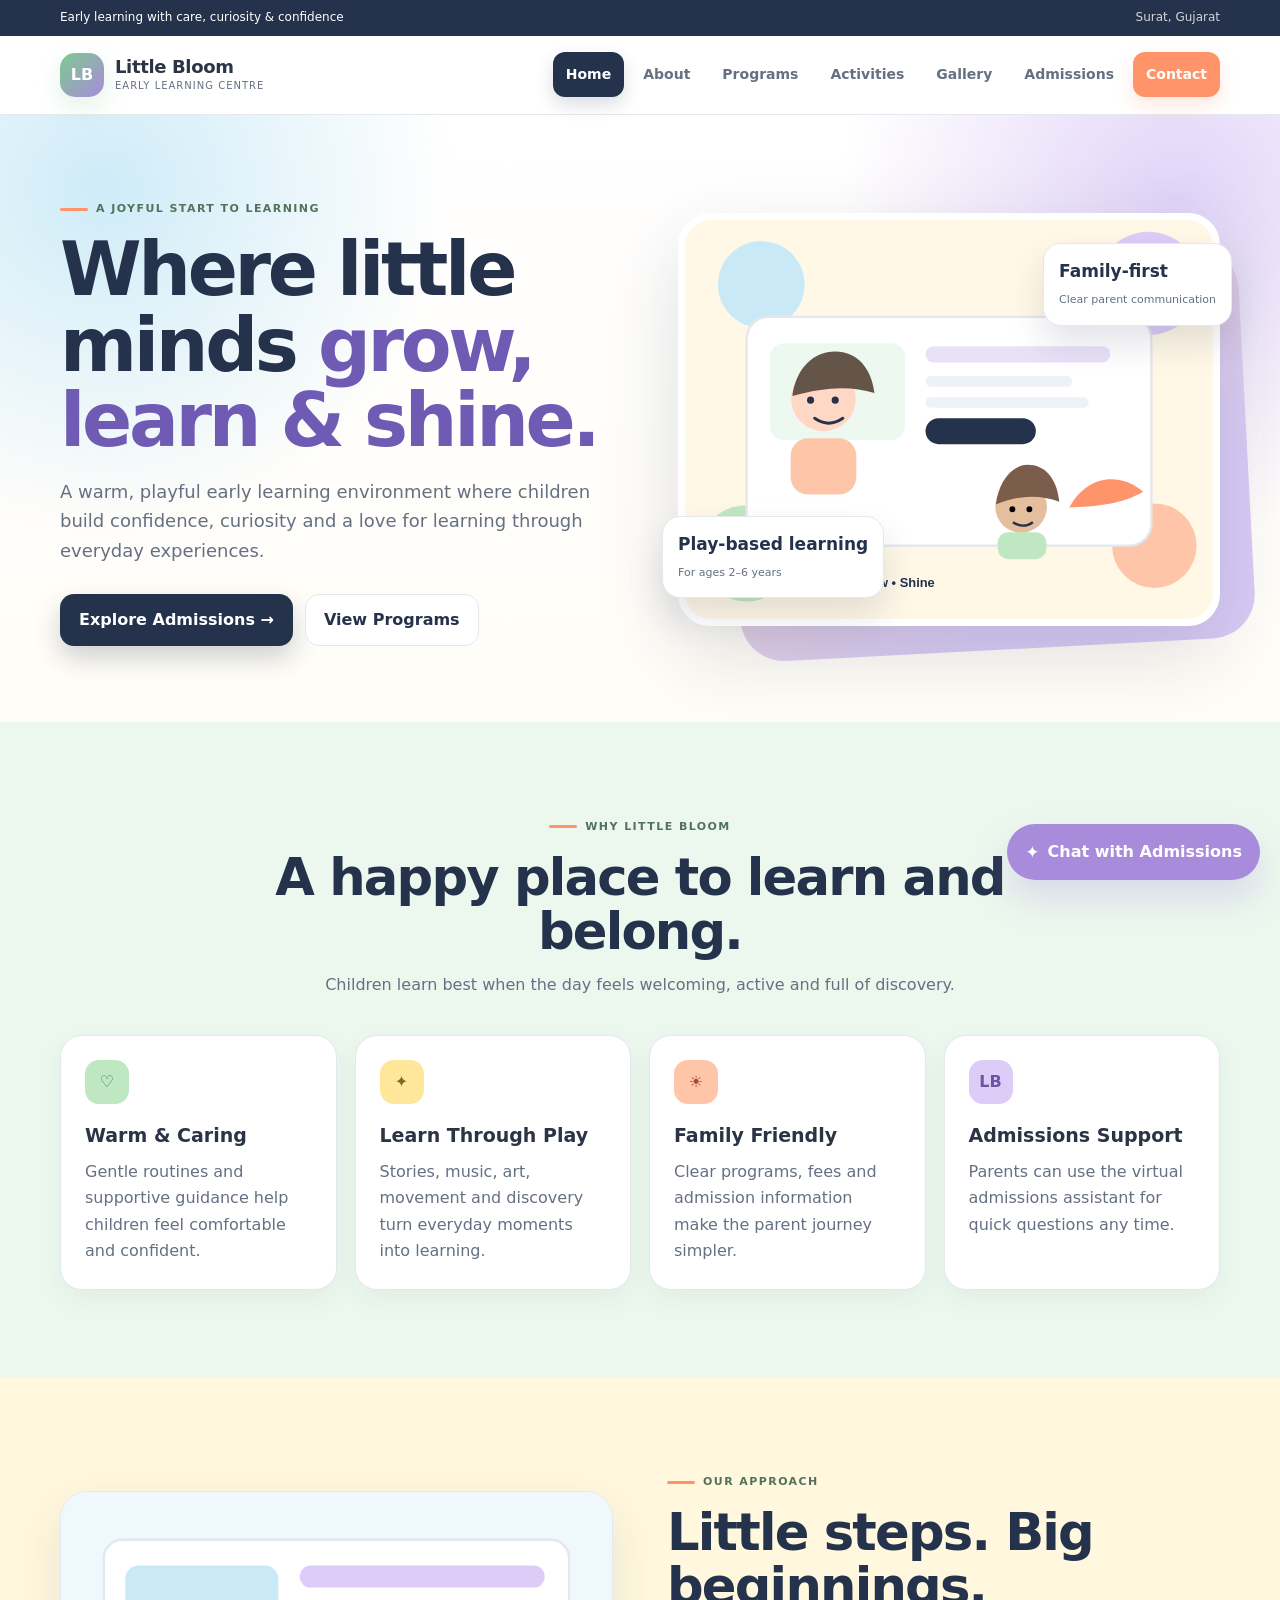
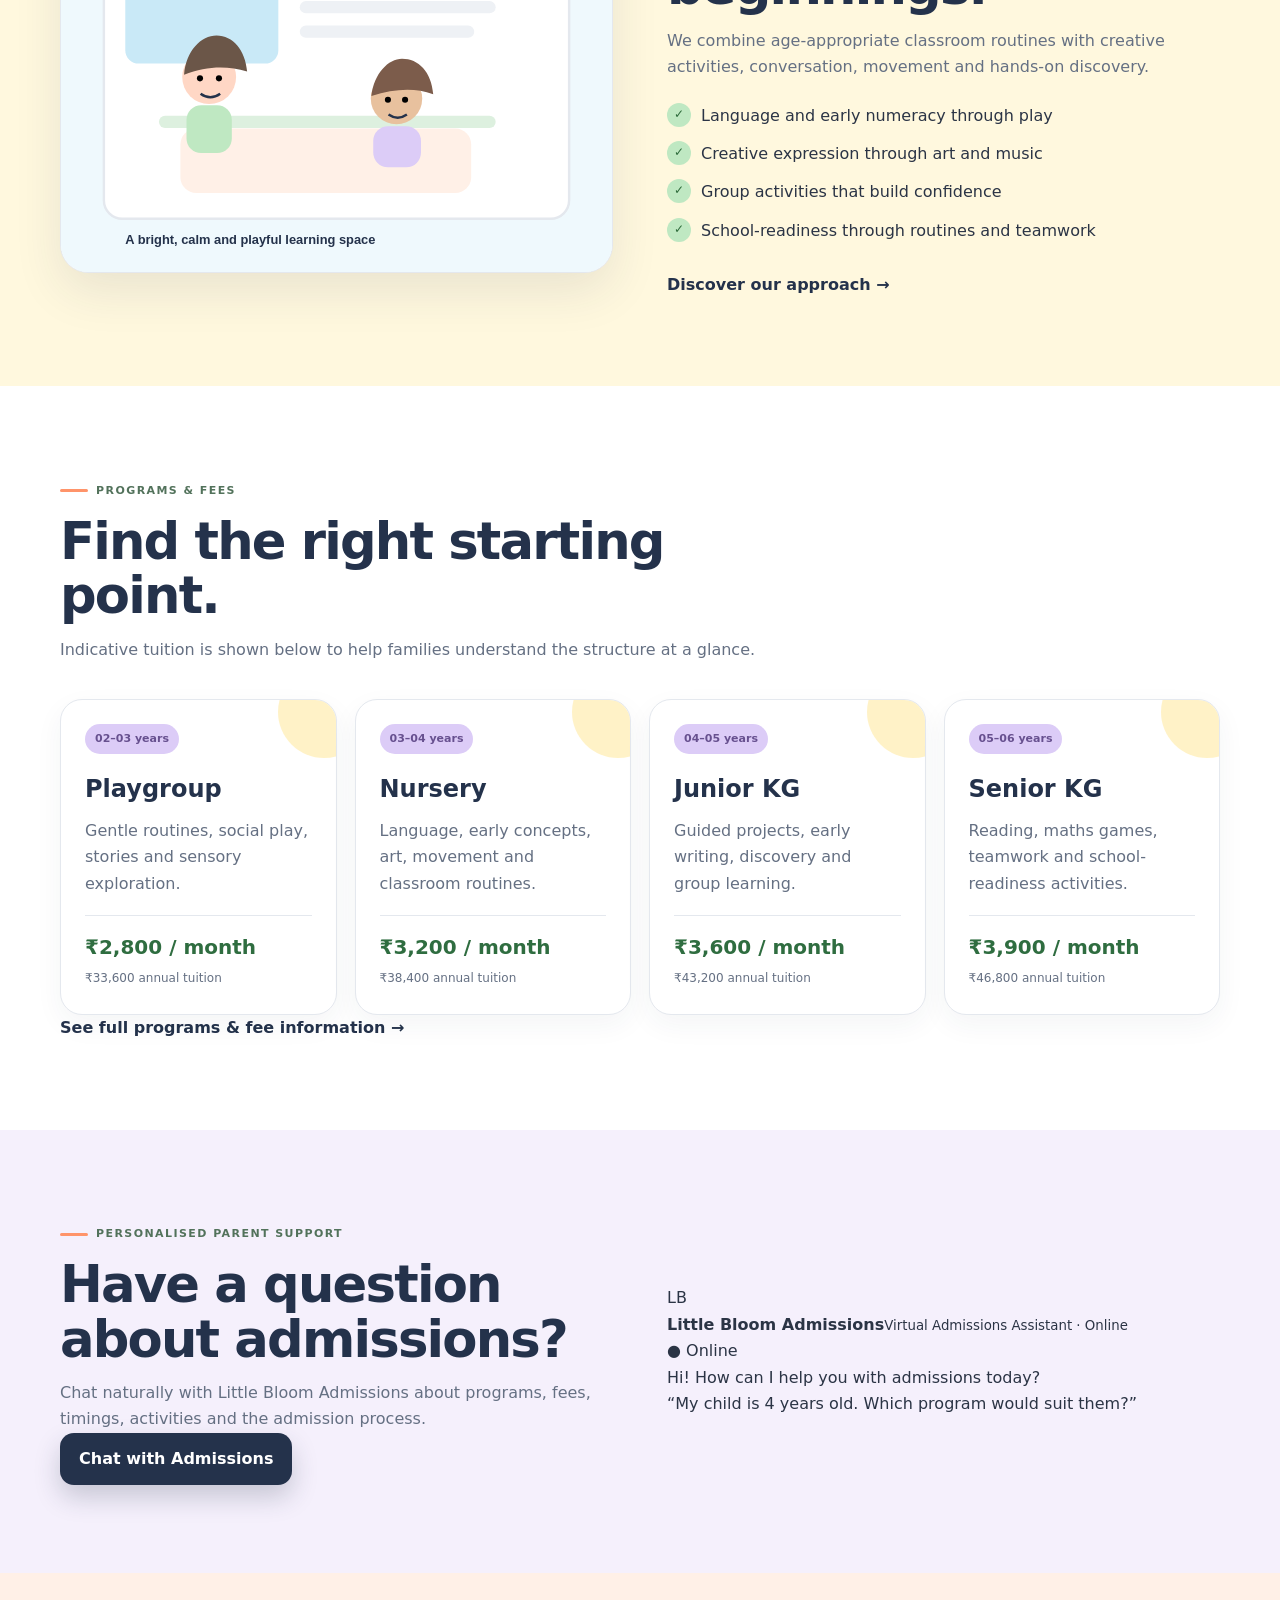
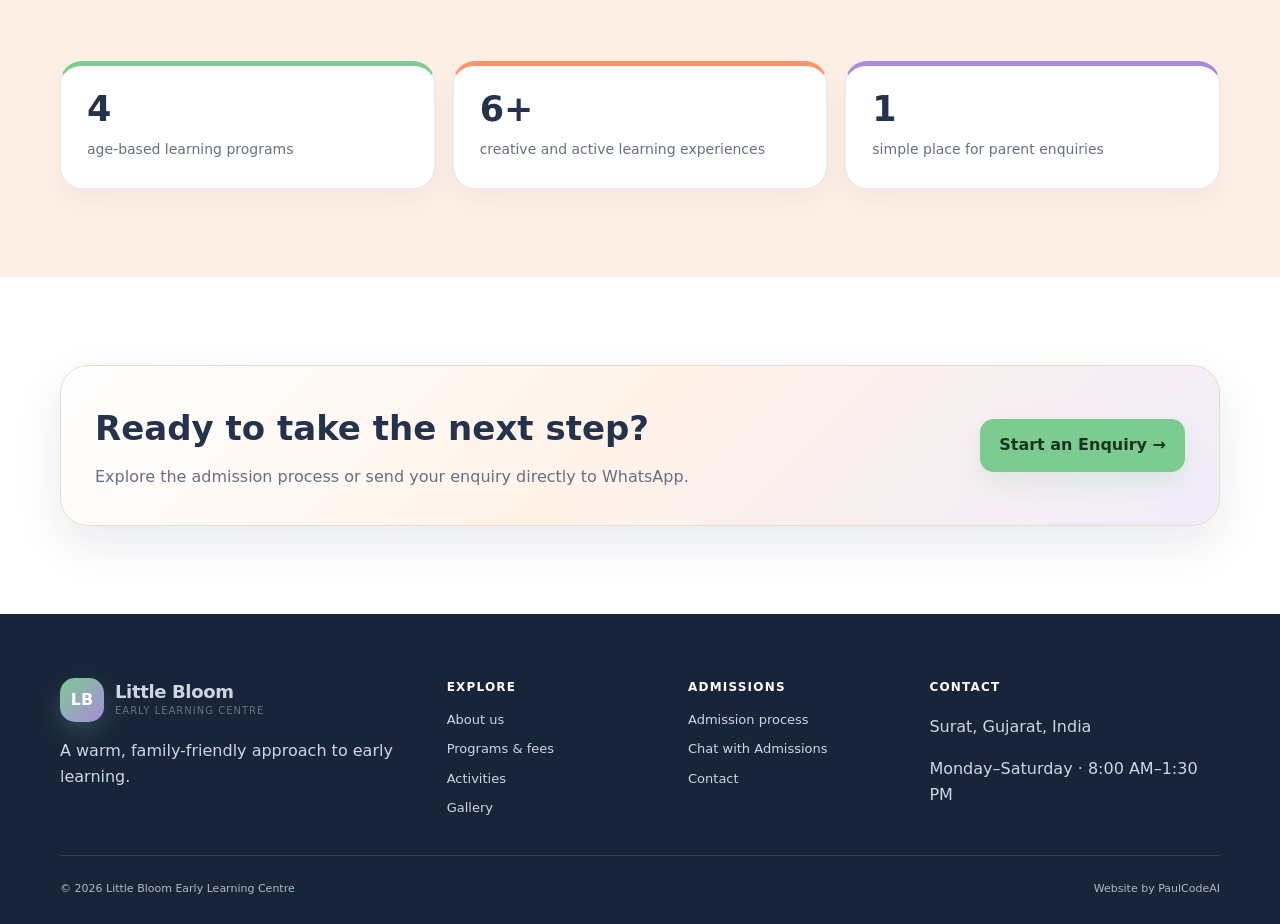
<file: index.html>
<!doctype html>
<html lang="en-IN">
<head><meta charset="utf-8"><meta name="viewport" content="width=device-width,initial-scale=1"><meta name="description" content="Little Bloom Early Learning Centre offers a warm, play-based preschool experience for families in Surat."><meta name="theme-color" content="#24324B"><title>Home | Little Bloom Early Learning Centre</title><link rel="stylesheet" href="css/style.css"></head>
<body>
<a class="skip-link" href="#main">Skip to content</a>
<div class="topline"><div class="container"><span>Early learning with care, curiosity & confidence</span><span class="right">Surat, Gujarat</span></div></div>
<header class="site-header"><div class="container nav-wrap">
<a class="brand" href="index.html" aria-label="Little Bloom home"><span class="brand-mark">LB</span><span class="brand-copy"><strong>Little Bloom</strong><small>Early Learning Centre</small></span></a>
<button class="menu-toggle" type="button" aria-expanded="false" aria-controls="site-nav" aria-label="Open menu">☰</button>
<nav id="site-nav" class="site-nav" aria-label="Primary navigation">
<a href="index.html" data-page="index.html">Home</a><a href="about.html" data-page="about.html">About</a><a href="programs.html" data-page="programs.html">Programs</a><a href="activities.html" data-page="activities.html">Activities</a><a href="gallery.html" data-page="gallery.html">Gallery</a><a href="admission.html" data-page="admission.html">Admissions</a><a href="contact.html" data-page="contact.html" class="nav-cta">Contact</a>
</nav></div></header>
<main id="main">
<section class="hero"><div class="container hero-grid"><div class="hero-copy reveal"><span class="eyebrow">A joyful start to learning</span><h1>Where little minds <span>grow, learn & shine.</span></h1><p>A warm, playful early learning environment where children build confidence, curiosity and a love for learning through everyday experiences.</p><div class="hero-actions"><a class="btn btn-primary" href="admission.html">Explore Admissions →</a><a class="btn btn-ghost" href="programs.html">View Programs</a></div></div><div class="hero-art reveal"><img src="images/hero.svg" alt="Children learning together in a bright preschool environment"><div class="float-card one"><strong>Play-based learning</strong><small>For ages 2–6 years</small></div><div class="float-card two"><strong>Family-first</strong><small>Clear parent communication</small></div></div></div></section>
<section class="section section-green"><div class="container"><div class="section-head center reveal"><span class="eyebrow">Why Little Bloom</span><h2>A happy place to <span>learn and belong.</span></h2><p>Children learn best when the day feels welcoming, active and full of discovery.</p></div><div class="feature-grid"><article class="feature-card reveal"><div class="icon-bubble">♡</div><h3>Warm & Caring</h3><p>Gentle routines and supportive guidance help children feel comfortable and confident.</p></article><article class="feature-card reveal"><div class="icon-bubble">✦</div><h3>Learn Through Play</h3><p>Stories, music, art, movement and discovery turn everyday moments into learning.</p></article><article class="feature-card reveal"><div class="icon-bubble">☀</div><h3>Family Friendly</h3><p>Clear programs, fees and admission information make the parent journey simpler.</p></article><article class="feature-card reveal"><div class="icon-bubble">LB</div><h3>Admissions Support</h3><p>Parents can use the virtual admissions assistant for quick questions any time.</p></article></div></div></section>
<section class="section section-yellow"><div class="container split"><div class="image-panel reveal"><img src="images/classroom.svg" alt="Illustration of a preschool classroom"></div><div class="section-copy reveal"><span class="eyebrow">Our approach</span><h2>Little steps. <span>Big beginnings.</span></h2><p>We combine age-appropriate classroom routines with creative activities, conversation, movement and hands-on discovery.</p><ul class="check-list"><li><span>✓</span> Language and early numeracy through play</li><li><span>✓</span> Creative expression through art and music</li><li><span>✓</span> Group activities that build confidence</li><li><span>✓</span> School-readiness through routines and teamwork</li></ul><a class="text-link" href="about.html">Discover our approach →</a></div></div></section>
<section class="section"><div class="container"><div class="section-head reveal"><span class="eyebrow">Programs & fees</span><h2>Find the right <span>starting point.</span></h2><p>Indicative tuition is shown below to help families understand the structure at a glance.</p></div><div class="program-grid"><article class="program-card reveal"><span class="age">02–03 years</span><h3>Playgroup</h3><p>Gentle routines, social play, stories and sensory exploration.</p><div class="price-line"><strong>₹2,800 / month</strong><span>₹33,600 annual tuition</span></div></article><article class="program-card reveal"><span class="age">03–04 years</span><h3>Nursery</h3><p>Language, early concepts, art, movement and classroom routines.</p><div class="price-line"><strong>₹3,200 / month</strong><span>₹38,400 annual tuition</span></div></article><article class="program-card reveal"><span class="age">04–05 years</span><h3>Junior KG</h3><p>Guided projects, early writing, discovery and group learning.</p><div class="price-line"><strong>₹3,600 / month</strong><span>₹43,200 annual tuition</span></div></article><article class="program-card reveal"><span class="age">05–06 years</span><h3>Senior KG</h3><p>Reading, maths games, teamwork and school-readiness activities.</p><div class="price-line"><strong>₹3,900 / month</strong><span>₹46,800 annual tuition</span></div></article></div><div class="program-link-wrap reveal"><a class="text-link" href="programs.html">See full programs & fee information →</a></div></div></section>
<section class="section section-purple"><div class="container split"><div class="section-copy reveal"><span class="eyebrow">Personalised parent support</span><h2>Have a question about <span>admissions?</span></h2><p>Chat naturally with Little Bloom Admissions about programs, fees, timings, activities and the admission process.</p><button class="btn btn-primary open-ai" type="button">Chat with Admissions</button></div><div class="ai-showcase reveal"><div class="ai-showcase-top"><div class="assistant-avatar">LB</div><div><strong>Little Bloom Admissions</strong><small>Virtual Admissions Assistant · Online</small></div><span class="live-dot">● Online</span></div><div class="assistant-msg">Hi! How can I help you with admissions today?</div><div class="assistant-prompt">“My child is 4 years old. Which program would suit them?”</div></div></div></section>
<section class="section section-orange"><div class="container"><div class="stats-grid"><div class="stat-card reveal"><strong>4</strong><span>age-based learning programs</span></div><div class="stat-card reveal"><strong>6+</strong><span>creative and active learning experiences</span></div><div class="stat-card reveal"><strong>1</strong><span>simple place for parent enquiries</span></div></div></div></section>
<section class="section"><div class="container"><div class="cta-box reveal"><div><h2>Ready to take the next step?</h2><p>Explore the admission process or send your enquiry directly to WhatsApp.</p></div><a class="btn btn-green" href="admission.html">Start an Enquiry →</a></div></div></section>
</main>
<footer class="site-footer"><div class="container footer-grid">
<div><a class="brand" href="index.html"><span class="brand-mark">LB</span><span class="brand-copy"><strong>Little Bloom</strong><small>Early Learning Centre</small></span></a><p>A warm, family-friendly approach to early learning.</p></div>
<div><h4>Explore</h4><div class="footer-links"><a href="about.html">About us</a><a href="programs.html">Programs & fees</a><a href="activities.html">Activities</a><a href="gallery.html">Gallery</a></div></div>
<div><h4>Admissions</h4><div class="footer-links"><a href="admission.html">Admission process</a><a href="#" class="open-ai">Chat with Admissions</a><a href="contact.html">Contact</a></div></div>
<div><h4>Contact</h4><p>Surat, Gujarat, India</p><p>Monday–Saturday · 8:00 AM–1:30 PM</p></div>
</div><div class="container footer-bottom"><span>© <span data-year></span> Little Bloom Early Learning Centre</span><span>Website by PaulCodeAI</span></div></footer>

<button class="ai-fab open-ai" type="button" aria-label="Open Virtual Admissions Assistant"><span>✦</span> Chat with Admissions</button>
<aside class="ai-panel" aria-hidden="true" aria-label="Virtual Admissions Assistant">
  <div class="ai-head"><div><b>Little Bloom Admissions</b><small>Virtual Admissions Assistant</small></div><span class="online">● Online</span><button class="ai-close" type="button" aria-label="Close assistant">×</button></div>
  <div class="chat-system">Ask about programs, fees, activities, timings or admissions. You can type your question naturally.</div>
  <div class="ai-body" id="chat-messages"><div class="chat-row bot"><div class="avatar">LB</div><div class="bubble">Hi! I’m the Little Bloom Admissions Assistant. How can I help you today?</div></div></div>
  <div class="suggestions"><button type="button">Which program suits a 3-year-old?</button><button type="button">What are the fees?</button><button type="button">How does admission work?</button></div>
  <form class="chat-form" id="chat-form"><input id="chat-input" type="text" maxlength="500" placeholder="Ask a question…" autocomplete="off" required><button type="submit" aria-label="Send message">➤</button></form>
  <div class="ai-note">A virtual admissions assistant for quick information. Final details should be confirmed with the school.</div>
</aside><div class="toast" id="toast" role="status" aria-live="polite"></div><script src="js/main.js" defer></script></body></html>
</file>
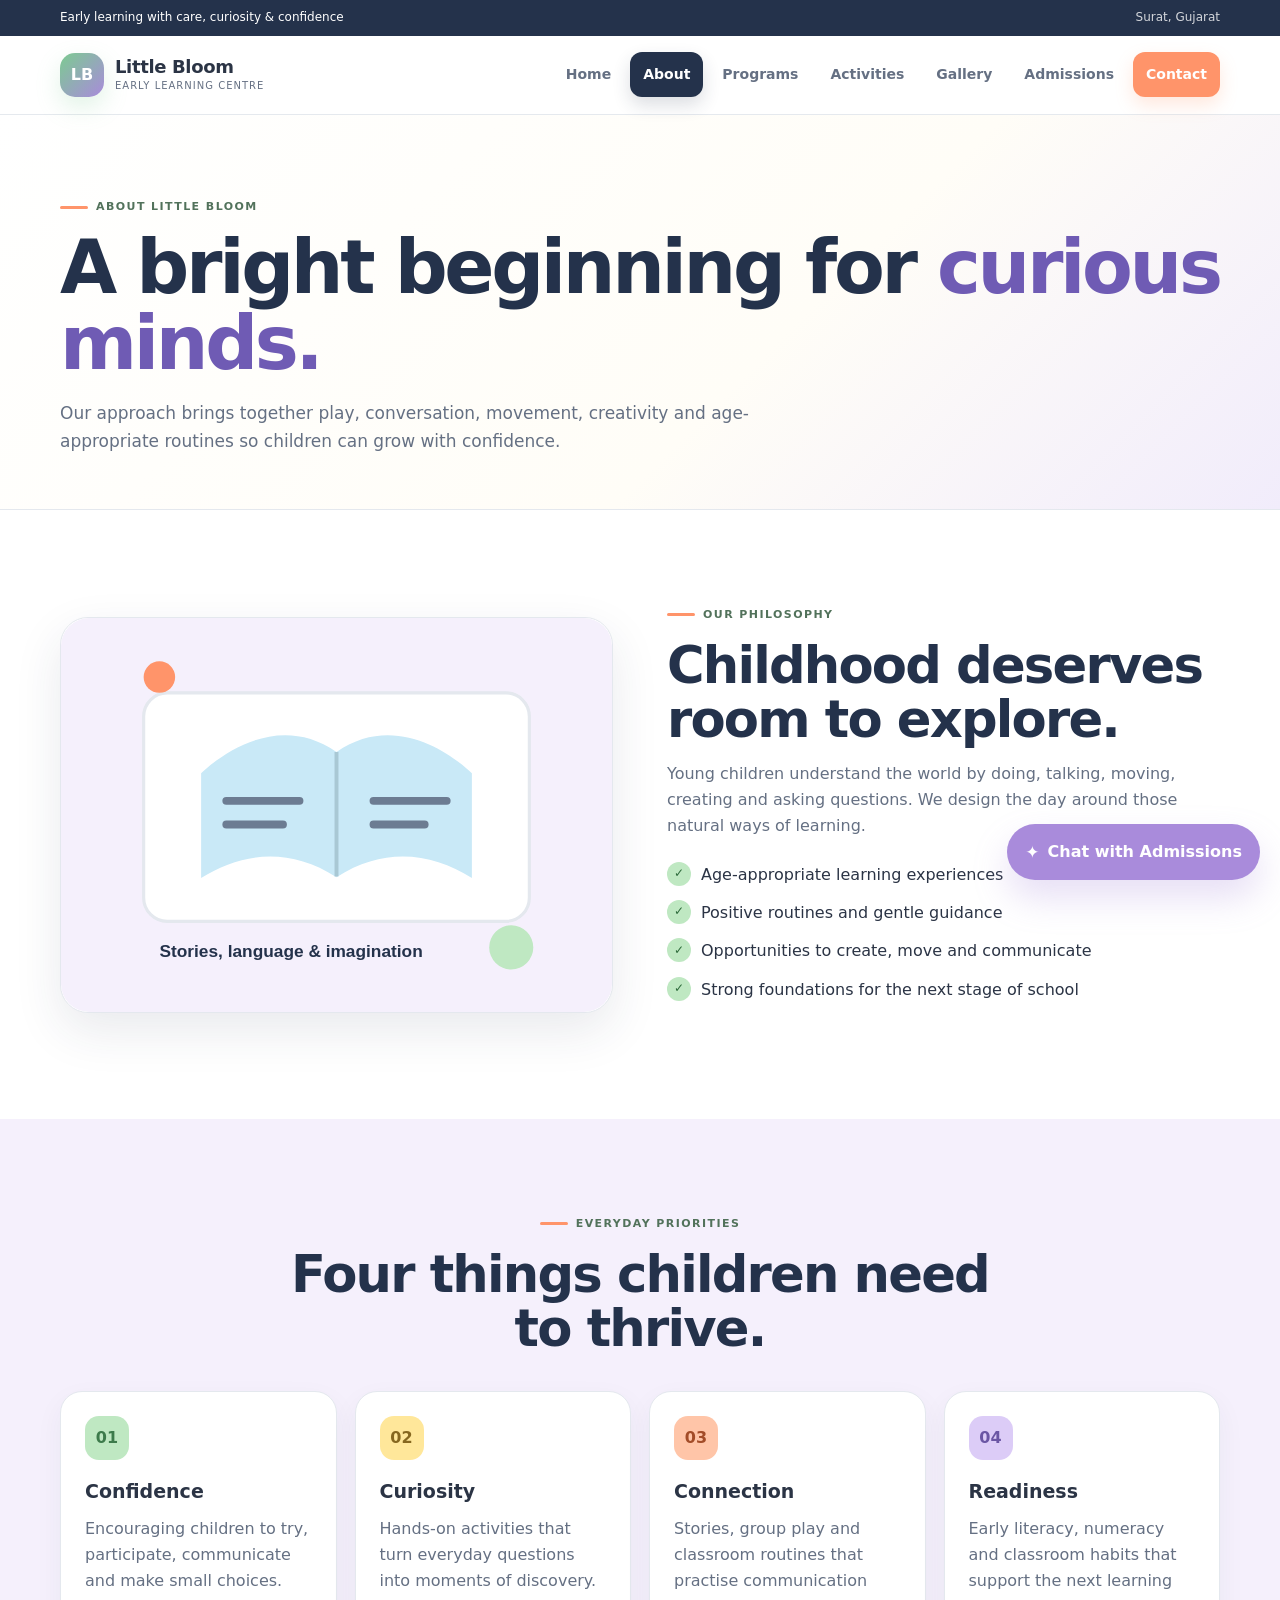
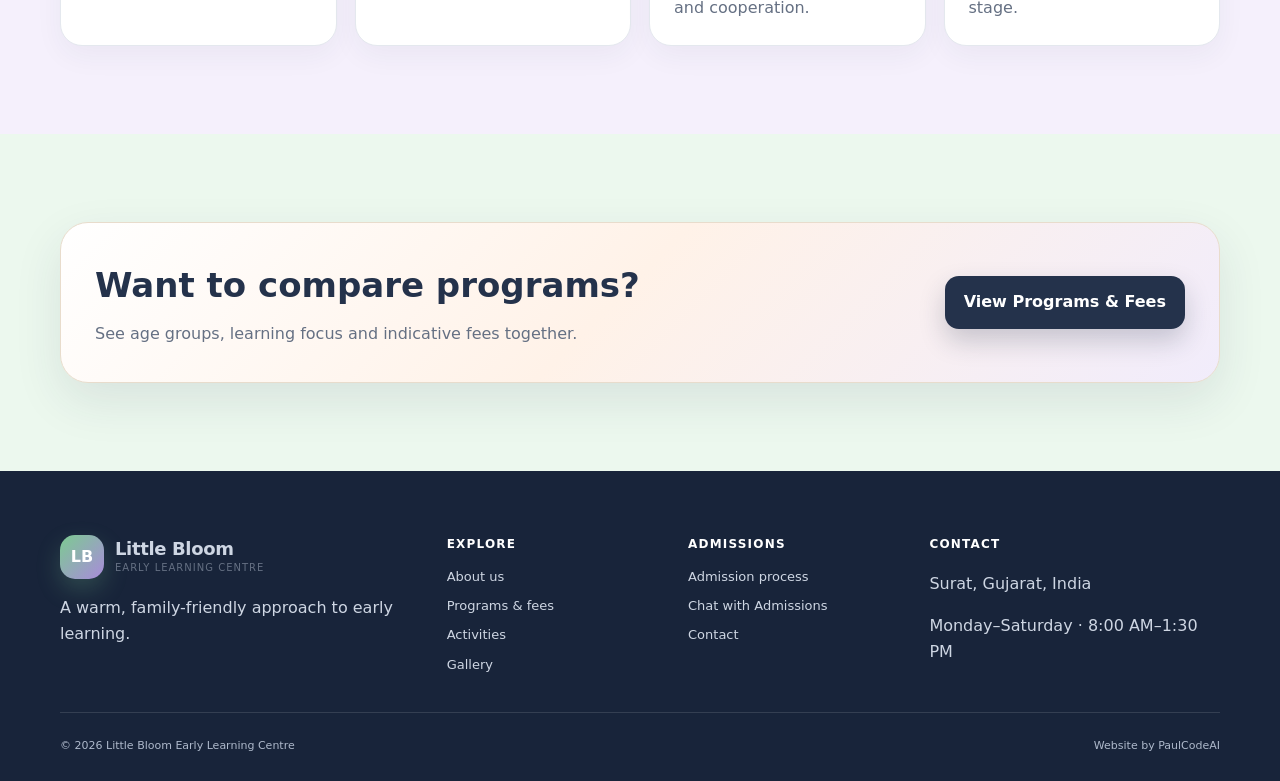
<file: about.html>
<!doctype html>
<html lang="en-IN">
<head><meta charset="utf-8"><meta name="viewport" content="width=device-width,initial-scale=1"><meta name="description" content="Learn about Little Bloom Early Learning Centre and its family-friendly, play-based approach to early learning."><meta name="theme-color" content="#24324B"><title>About Us | Little Bloom Early Learning Centre</title><link rel="stylesheet" href="css/style.css"></head>
<body>
<a class="skip-link" href="#main">Skip to content</a>
<div class="topline"><div class="container"><span>Early learning with care, curiosity & confidence</span><span class="right">Surat, Gujarat</span></div></div>
<header class="site-header"><div class="container nav-wrap">
<a class="brand" href="index.html" aria-label="Little Bloom home"><span class="brand-mark">LB</span><span class="brand-copy"><strong>Little Bloom</strong><small>Early Learning Centre</small></span></a>
<button class="menu-toggle" type="button" aria-expanded="false" aria-controls="site-nav" aria-label="Open menu">☰</button>
<nav id="site-nav" class="site-nav" aria-label="Primary navigation">
<a href="index.html" data-page="index.html">Home</a><a href="about.html" data-page="about.html">About</a><a href="programs.html" data-page="programs.html">Programs</a><a href="activities.html" data-page="activities.html">Activities</a><a href="gallery.html" data-page="gallery.html">Gallery</a><a href="admission.html" data-page="admission.html">Admissions</a><a href="contact.html" data-page="contact.html" class="nav-cta">Contact</a>
</nav></div></header>
<main id="main">
<section class="page-hero"><div class="container"><span class="eyebrow">About Little Bloom</span><h1>A bright beginning for <span>curious minds.</span></h1><p>Our approach brings together play, conversation, movement, creativity and age-appropriate routines so children can grow with confidence.</p></div></section>
<section class="section"><div class="container split"><div class="image-panel reveal"><img src="images/story.svg" alt="Story and language learning illustration"></div><div class="section-copy reveal"><span class="eyebrow">Our philosophy</span><h2>Childhood deserves <span>room to explore.</span></h2><p>Young children understand the world by doing, talking, moving, creating and asking questions. We design the day around those natural ways of learning.</p><ul class="check-list"><li><span>✓</span> Age-appropriate learning experiences</li><li><span>✓</span> Positive routines and gentle guidance</li><li><span>✓</span> Opportunities to create, move and communicate</li><li><span>✓</span> Strong foundations for the next stage of school</li></ul></div></div></section>
<section class="section section-purple"><div class="container"><div class="section-head center reveal"><span class="eyebrow">Everyday priorities</span><h2>Four things children <span>need to thrive.</span></h2></div><div class="feature-grid"><article class="feature-card reveal"><div class="icon-bubble">01</div><h3>Confidence</h3><p>Encouraging children to try, participate, communicate and make small choices.</p></article><article class="feature-card reveal"><div class="icon-bubble">02</div><h3>Curiosity</h3><p>Hands-on activities that turn everyday questions into moments of discovery.</p></article><article class="feature-card reveal"><div class="icon-bubble">03</div><h3>Connection</h3><p>Stories, group play and classroom routines that practise communication and cooperation.</p></article><article class="feature-card reveal"><div class="icon-bubble">04</div><h3>Readiness</h3><p>Early literacy, numeracy and classroom habits that support the next learning stage.</p></article></div></div></section>
<section class="section section-green"><div class="container"><div class="cta-box reveal"><div><h2>Want to compare programs?</h2><p>See age groups, learning focus and indicative fees together.</p></div><a class="btn btn-primary" href="programs.html">View Programs & Fees</a></div></div></section>
</main>
<footer class="site-footer"><div class="container footer-grid">
<div><a class="brand" href="index.html"><span class="brand-mark">LB</span><span class="brand-copy"><strong>Little Bloom</strong><small>Early Learning Centre</small></span></a><p>A warm, family-friendly approach to early learning.</p></div>
<div><h4>Explore</h4><div class="footer-links"><a href="about.html">About us</a><a href="programs.html">Programs & fees</a><a href="activities.html">Activities</a><a href="gallery.html">Gallery</a></div></div>
<div><h4>Admissions</h4><div class="footer-links"><a href="admission.html">Admission process</a><a href="#" class="open-ai">Chat with Admissions</a><a href="contact.html">Contact</a></div></div>
<div><h4>Contact</h4><p>Surat, Gujarat, India</p><p>Monday–Saturday · 8:00 AM–1:30 PM</p></div>
</div><div class="container footer-bottom"><span>© <span data-year></span> Little Bloom Early Learning Centre</span><span>Website by PaulCodeAI</span></div></footer>

<button class="ai-fab open-ai" type="button" aria-label="Open Virtual Admissions Assistant"><span>✦</span> Chat with Admissions</button>
<aside class="ai-panel" aria-hidden="true" aria-label="Virtual Admissions Assistant">
  <div class="ai-head"><div><b>Little Bloom Admissions</b><small>Virtual Admissions Assistant</small></div><span class="online">● Online</span><button class="ai-close" type="button" aria-label="Close assistant">×</button></div>
  <div class="chat-system">Ask about programs, fees, activities, timings or admissions. You can type your question naturally.</div>
  <div class="ai-body" id="chat-messages"><div class="chat-row bot"><div class="avatar">LB</div><div class="bubble">Hi! I’m the Little Bloom Admissions Assistant. How can I help you today?</div></div></div>
  <div class="suggestions"><button type="button">Which program suits a 3-year-old?</button><button type="button">What are the fees?</button><button type="button">How does admission work?</button></div>
  <form class="chat-form" id="chat-form"><input id="chat-input" type="text" maxlength="500" placeholder="Ask a question…" autocomplete="off" required><button type="submit" aria-label="Send message">➤</button></form>
  <div class="ai-note">A virtual admissions assistant for quick information. Final details should be confirmed with the school.</div>
</aside><div class="toast" id="toast" role="status" aria-live="polite"></div><script src="js/main.js" defer></script></body></html>
</file>
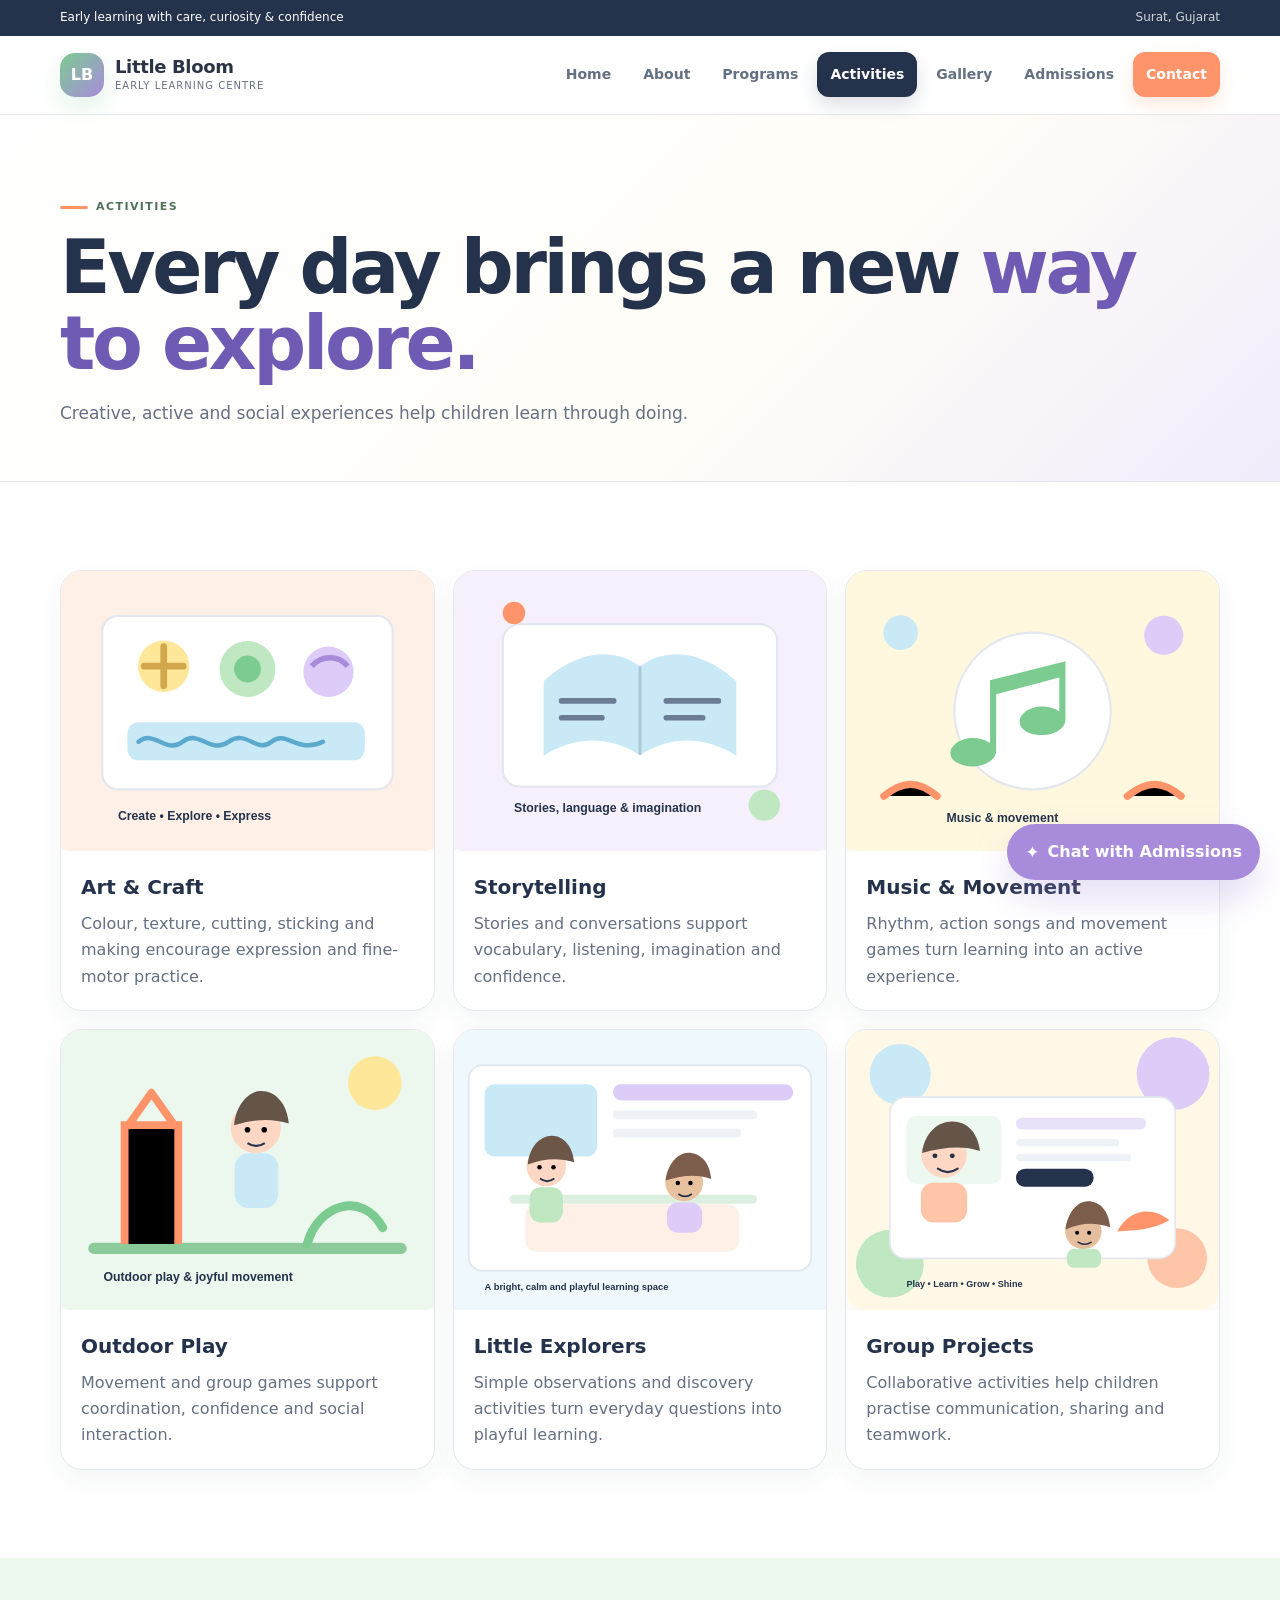
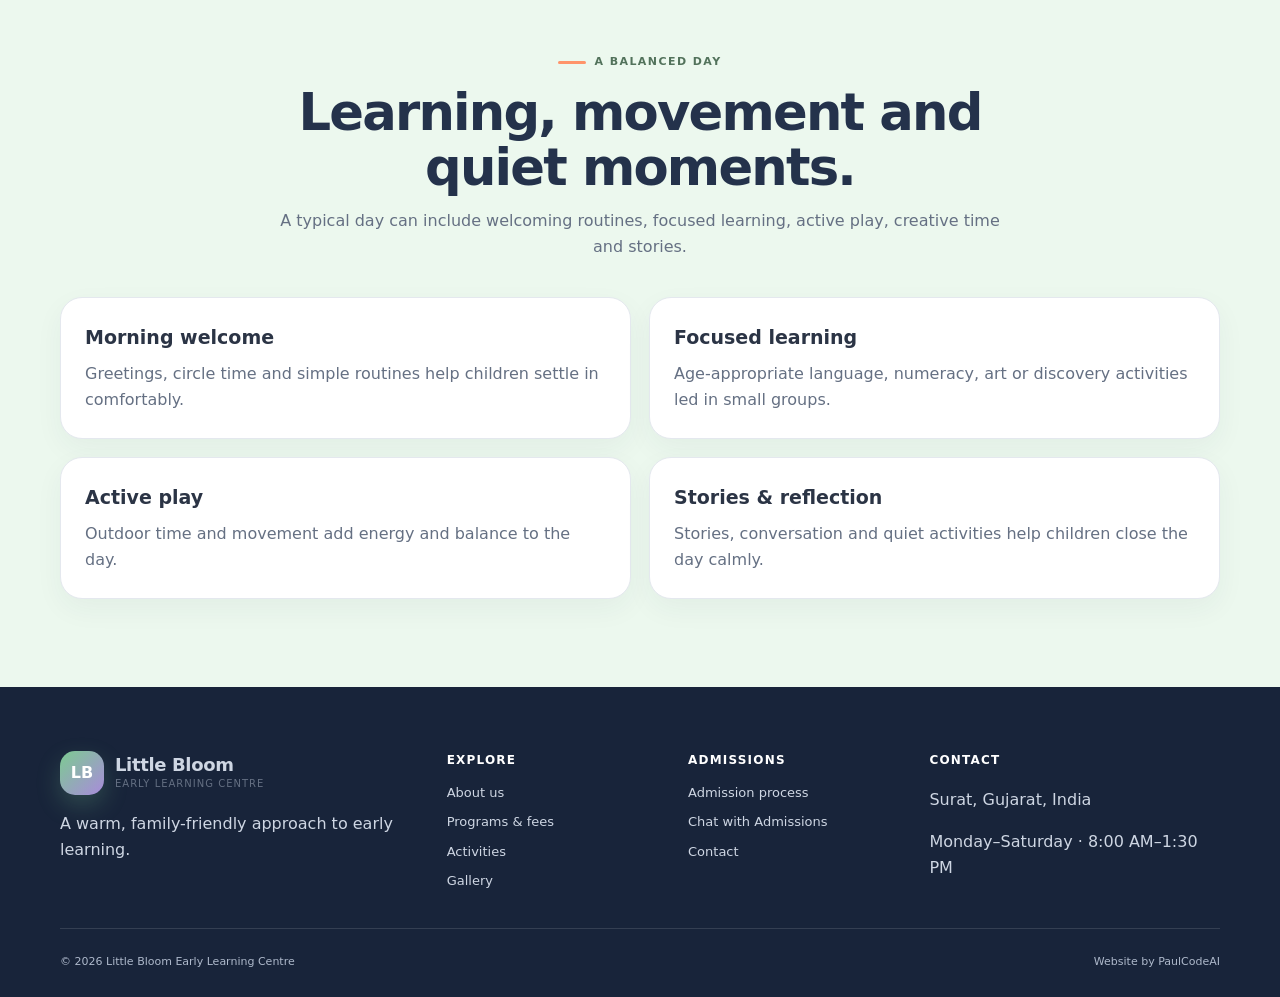
<file: activities.html>
<!doctype html>
<html lang="en-IN">
<head><meta charset="utf-8"><meta name="viewport" content="width=device-width,initial-scale=1"><meta name="description" content="Explore Little Bloom preschool activities including art, storytelling, music, outdoor play and group projects."><meta name="theme-color" content="#24324B"><title>Activities | Little Bloom Early Learning Centre</title><link rel="stylesheet" href="css/style.css"></head>
<body>
<a class="skip-link" href="#main">Skip to content</a>
<div class="topline"><div class="container"><span>Early learning with care, curiosity & confidence</span><span class="right">Surat, Gujarat</span></div></div>
<header class="site-header"><div class="container nav-wrap">
<a class="brand" href="index.html" aria-label="Little Bloom home"><span class="brand-mark">LB</span><span class="brand-copy"><strong>Little Bloom</strong><small>Early Learning Centre</small></span></a>
<button class="menu-toggle" type="button" aria-expanded="false" aria-controls="site-nav" aria-label="Open menu">☰</button>
<nav id="site-nav" class="site-nav" aria-label="Primary navigation">
<a href="index.html" data-page="index.html">Home</a><a href="about.html" data-page="about.html">About</a><a href="programs.html" data-page="programs.html">Programs</a><a href="activities.html" data-page="activities.html">Activities</a><a href="gallery.html" data-page="gallery.html">Gallery</a><a href="admission.html" data-page="admission.html">Admissions</a><a href="contact.html" data-page="contact.html" class="nav-cta">Contact</a>
</nav></div></header>
<main id="main">
<section class="page-hero"><div class="container"><span class="eyebrow">Activities</span><h1>Every day brings a new <span>way to explore.</span></h1><p>Creative, active and social experiences help children learn through doing.</p></div></section>
<section class="section"><div class="container activity-grid"><article class="media-card reveal"><img src="images/art.svg" alt="Art and craft activity"><div class="body"><h3>Art & Craft</h3><p>Colour, texture, cutting, sticking and making encourage expression and fine-motor practice.</p></div></article><article class="media-card reveal"><img src="images/story.svg" alt="Storytelling activity"><div class="body"><h3>Storytelling</h3><p>Stories and conversations support vocabulary, listening, imagination and confidence.</p></div></article><article class="media-card reveal"><img src="images/music.svg" alt="Music and movement activity"><div class="body"><h3>Music & Movement</h3><p>Rhythm, action songs and movement games turn learning into an active experience.</p></div></article><article class="media-card reveal"><img src="images/outdoor.svg" alt="Outdoor play activity"><div class="body"><h3>Outdoor Play</h3><p>Movement and group games support coordination, confidence and social interaction.</p></div></article><article class="media-card reveal"><img src="images/classroom.svg" alt="Discovery activity"><div class="body"><h3>Little Explorers</h3><p>Simple observations and discovery activities turn everyday questions into playful learning.</p></div></article><article class="media-card reveal"><img src="images/hero.svg" alt="Group learning activity"><div class="body"><h3>Group Projects</h3><p>Collaborative activities help children practise communication, sharing and teamwork.</p></div></article></div></section>
<section class="section section-green"><div class="container"><div class="section-head center reveal"><span class="eyebrow">A balanced day</span><h2>Learning, movement and <span>quiet moments.</span></h2><p>A typical day can include welcoming routines, focused learning, active play, creative time and stories.</p></div><div class="detail-grid"><article class="content-card reveal"><h3>Morning welcome</h3><p>Greetings, circle time and simple routines help children settle in comfortably.</p></article><article class="content-card reveal"><h3>Focused learning</h3><p>Age-appropriate language, numeracy, art or discovery activities led in small groups.</p></article><article class="content-card reveal"><h3>Active play</h3><p>Outdoor time and movement add energy and balance to the day.</p></article><article class="content-card reveal"><h3>Stories & reflection</h3><p>Stories, conversation and quiet activities help children close the day calmly.</p></article></div></div></section>
</main>
<footer class="site-footer"><div class="container footer-grid">
<div><a class="brand" href="index.html"><span class="brand-mark">LB</span><span class="brand-copy"><strong>Little Bloom</strong><small>Early Learning Centre</small></span></a><p>A warm, family-friendly approach to early learning.</p></div>
<div><h4>Explore</h4><div class="footer-links"><a href="about.html">About us</a><a href="programs.html">Programs & fees</a><a href="activities.html">Activities</a><a href="gallery.html">Gallery</a></div></div>
<div><h4>Admissions</h4><div class="footer-links"><a href="admission.html">Admission process</a><a href="#" class="open-ai">Chat with Admissions</a><a href="contact.html">Contact</a></div></div>
<div><h4>Contact</h4><p>Surat, Gujarat, India</p><p>Monday–Saturday · 8:00 AM–1:30 PM</p></div>
</div><div class="container footer-bottom"><span>© <span data-year></span> Little Bloom Early Learning Centre</span><span>Website by PaulCodeAI</span></div></footer>

<button class="ai-fab open-ai" type="button" aria-label="Open Virtual Admissions Assistant"><span>✦</span> Chat with Admissions</button>
<aside class="ai-panel" aria-hidden="true" aria-label="Virtual Admissions Assistant">
  <div class="ai-head"><div><b>Little Bloom Admissions</b><small>Virtual Admissions Assistant</small></div><span class="online">● Online</span><button class="ai-close" type="button" aria-label="Close assistant">×</button></div>
  <div class="chat-system">Ask about programs, fees, activities, timings or admissions. You can type your question naturally.</div>
  <div class="ai-body" id="chat-messages"><div class="chat-row bot"><div class="avatar">LB</div><div class="bubble">Hi! I’m the Little Bloom Admissions Assistant. How can I help you today?</div></div></div>
  <div class="suggestions"><button type="button">Which program suits a 3-year-old?</button><button type="button">What are the fees?</button><button type="button">How does admission work?</button></div>
  <form class="chat-form" id="chat-form"><input id="chat-input" type="text" maxlength="500" placeholder="Ask a question…" autocomplete="off" required><button type="submit" aria-label="Send message">➤</button></form>
  <div class="ai-note">A virtual admissions assistant for quick information. Final details should be confirmed with the school.</div>
</aside><div class="toast" id="toast" role="status" aria-live="polite"></div><script src="js/main.js" defer></script></body></html>
</file>
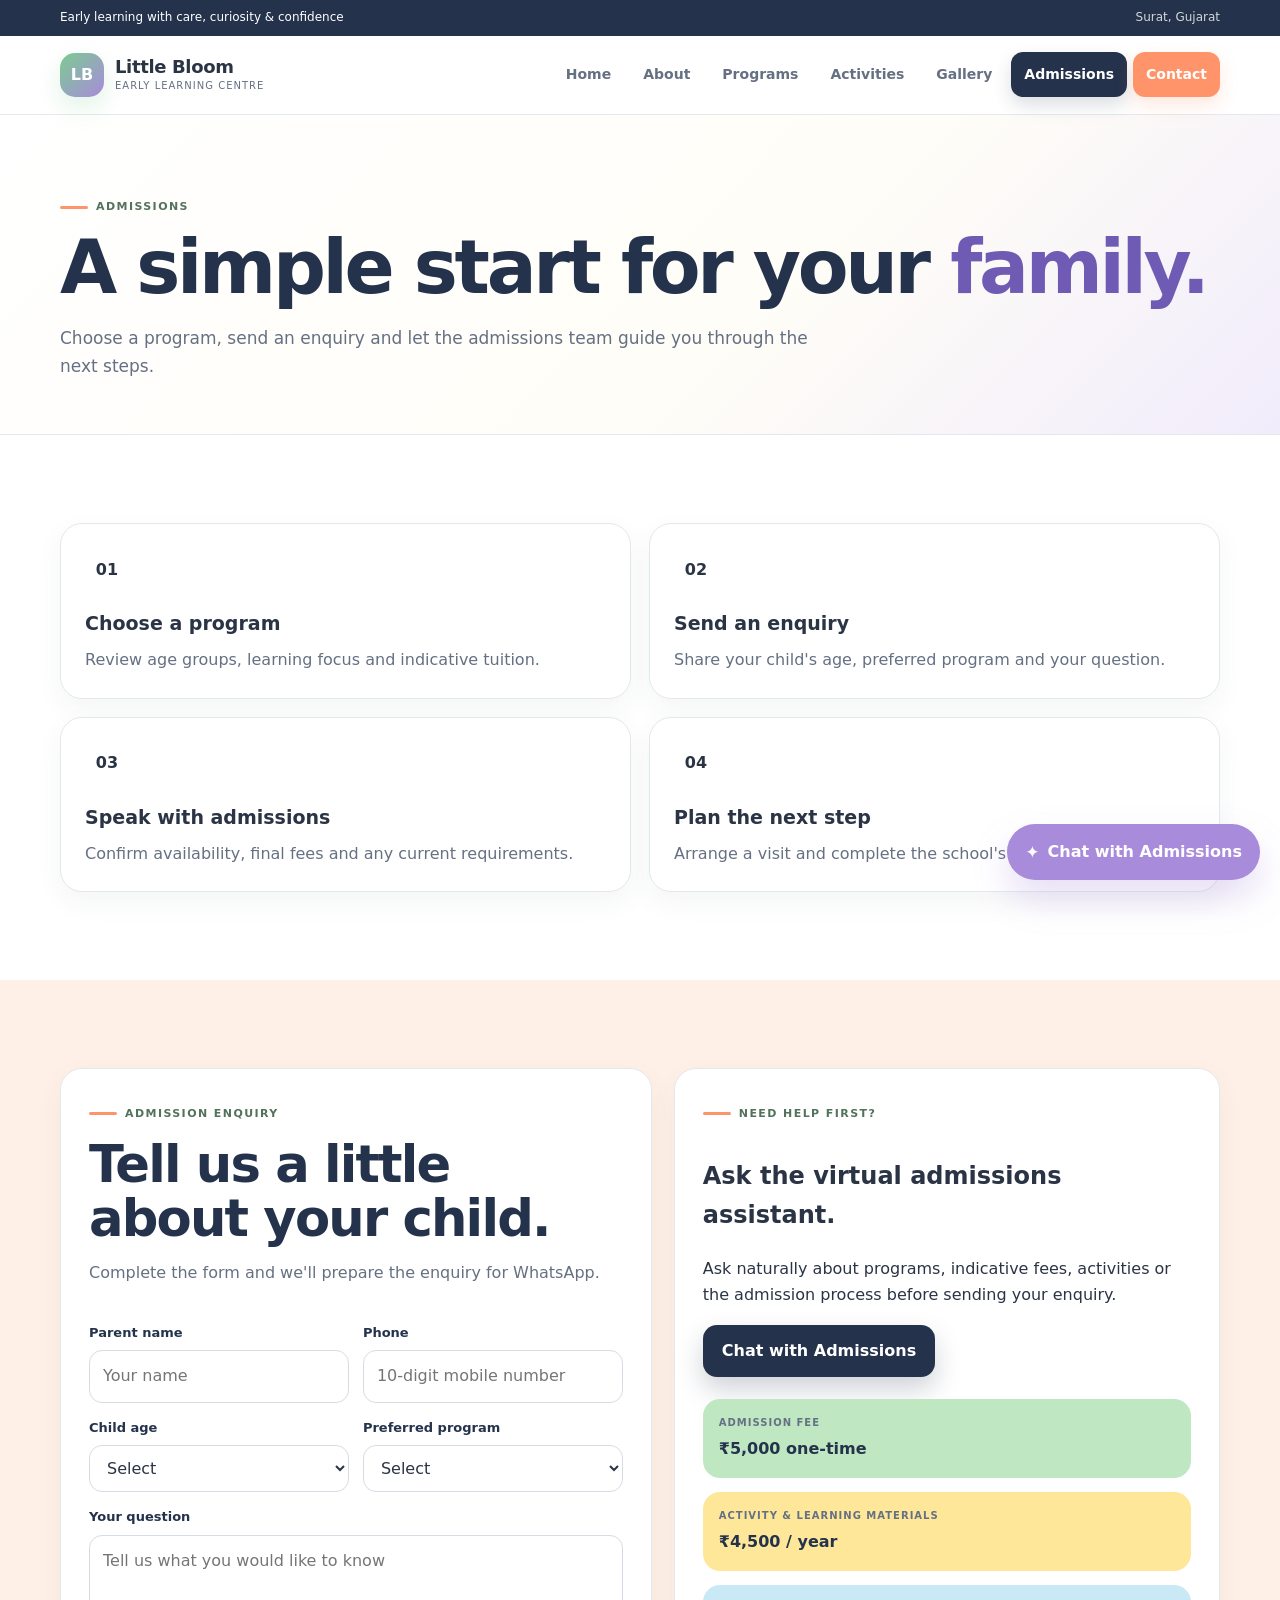
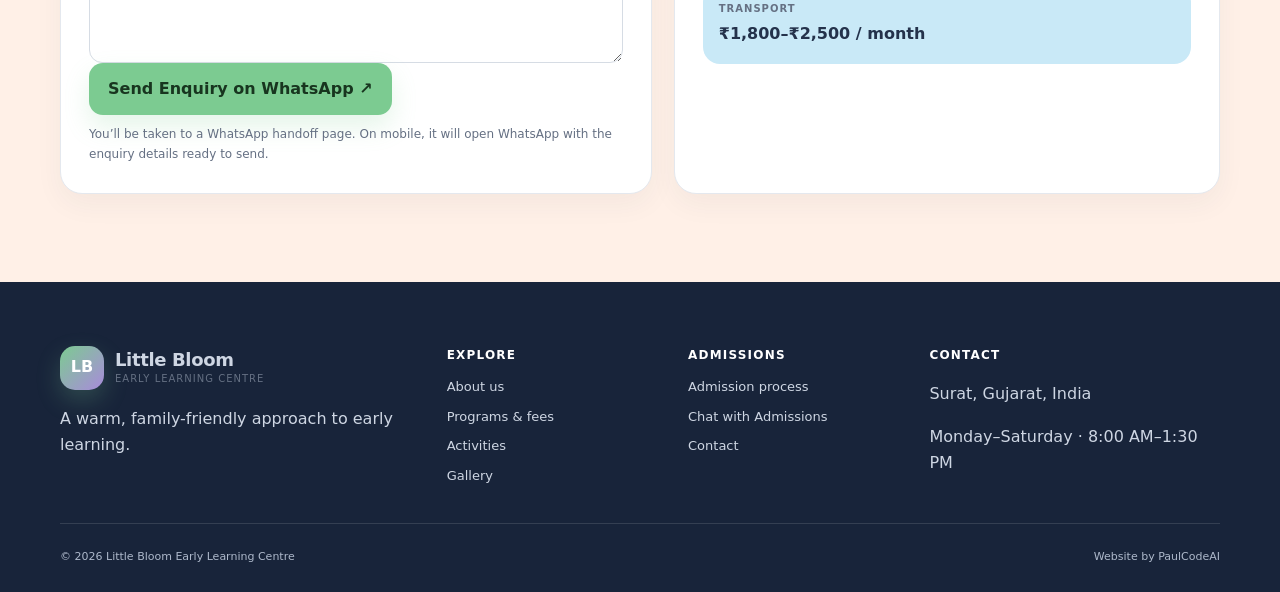
<file: admission.html>
<!doctype html>
<html lang="en-IN">
<head><meta charset="utf-8"><meta name="viewport" content="width=device-width,initial-scale=1"><meta name="description" content="Learn how the Little Bloom admission process works and send a structured enquiry to WhatsApp."><meta name="theme-color" content="#24324B"><title>Admissions | Little Bloom Early Learning Centre</title><link rel="stylesheet" href="css/style.css"></head>
<body>
<a class="skip-link" href="#main">Skip to content</a>
<div class="topline"><div class="container"><span>Early learning with care, curiosity & confidence</span><span class="right">Surat, Gujarat</span></div></div>
<header class="site-header"><div class="container nav-wrap">
<a class="brand" href="index.html" aria-label="Little Bloom home"><span class="brand-mark">LB</span><span class="brand-copy"><strong>Little Bloom</strong><small>Early Learning Centre</small></span></a>
<button class="menu-toggle" type="button" aria-expanded="false" aria-controls="site-nav" aria-label="Open menu">☰</button>
<nav id="site-nav" class="site-nav" aria-label="Primary navigation">
<a href="index.html" data-page="index.html">Home</a><a href="about.html" data-page="about.html">About</a><a href="programs.html" data-page="programs.html">Programs</a><a href="activities.html" data-page="activities.html">Activities</a><a href="gallery.html" data-page="gallery.html">Gallery</a><a href="admission.html" data-page="admission.html">Admissions</a><a href="contact.html" data-page="contact.html" class="nav-cta">Contact</a>
</nav></div></header>
<main id="main">
<section class="page-hero"><div class="container"><span class="eyebrow">Admissions</span><h1>A simple start for your <span>family.</span></h1><p>Choose a program, send an enquiry and let the admissions team guide you through the next steps.</p></div></section>
<section class="section"><div class="container detail-grid"><article class="content-card reveal"><div class="icon-bubble">01</div><h3>Choose a program</h3><p>Review age groups, learning focus and indicative tuition.</p></article><article class="content-card reveal"><div class="icon-bubble">02</div><h3>Send an enquiry</h3><p>Share your child's age, preferred program and your question.</p></article><article class="content-card reveal"><div class="icon-bubble">03</div><h3>Speak with admissions</h3><p>Confirm availability, final fees and any current requirements.</p></article><article class="content-card reveal"><div class="icon-bubble">04</div><h3>Plan the next step</h3><p>Arrange a visit and complete the school's enrolment process.</p></article></div></section>
<section class="section section-orange"><div class="container form-wrap"><div class="form-card reveal"><div class="section-head"><span class="eyebrow">Admission enquiry</span><h2>Tell us a little about your <span>child.</span></h2><p>Complete the form and we'll prepare the enquiry for WhatsApp.</p></div><form data-whatsapp-form data-type="admission"><div class="form-grid"><div class="field"><label for="ad-name">Parent name</label><input id="ad-name" name="name" required placeholder="Your name"></div><div class="field"><label for="ad-phone">Phone</label><input id="ad-phone" name="phone" required inputmode="tel" placeholder="10-digit mobile number"></div><div class="field"><label for="ad-age">Child age</label><select id="ad-age" name="age" required><option value="">Select</option><option>2–3 years</option><option>3–4 years</option><option>4–5 years</option><option>5–6 years</option></select></div><div class="field"><label for="ad-program">Preferred program</label><select id="ad-program" name="program" required><option value="">Select</option><option>Playgroup</option><option>Nursery</option><option>Junior KG</option><option>Senior KG</option></select></div><div class="field full"><label for="ad-message">Your question</label><textarea id="ad-message" name="message" placeholder="Tell us what you would like to know"></textarea></div></div><button class="btn btn-green" type="submit">Send Enquiry on WhatsApp ↗</button><p class="form-note">You’ll be taken to a WhatsApp handoff page. On mobile, it will open WhatsApp with the enquiry details ready to send.</p></form></div><div class="contact-card reveal"><span class="eyebrow">Need help first?</span><h2>Ask the <span>virtual admissions assistant.</span></h2><p>Ask naturally about programs, indicative fees, activities or the admission process before sending your enquiry.</p><button class="btn btn-primary open-ai" type="button">Chat with Admissions</button><div class="contact-list"><div class="contact-item"><small>Admission fee</small><strong>₹5,000 one-time</strong></div><div class="contact-item"><small>Activity & learning materials</small><strong>₹4,500 / year</strong></div><div class="contact-item"><small>Transport</small><strong>₹1,800–₹2,500 / month</strong></div></div></div></div></section>
</main>
<footer class="site-footer"><div class="container footer-grid">
<div><a class="brand" href="index.html"><span class="brand-mark">LB</span><span class="brand-copy"><strong>Little Bloom</strong><small>Early Learning Centre</small></span></a><p>A warm, family-friendly approach to early learning.</p></div>
<div><h4>Explore</h4><div class="footer-links"><a href="about.html">About us</a><a href="programs.html">Programs & fees</a><a href="activities.html">Activities</a><a href="gallery.html">Gallery</a></div></div>
<div><h4>Admissions</h4><div class="footer-links"><a href="admission.html">Admission process</a><a href="#" class="open-ai">Chat with Admissions</a><a href="contact.html">Contact</a></div></div>
<div><h4>Contact</h4><p>Surat, Gujarat, India</p><p>Monday–Saturday · 8:00 AM–1:30 PM</p></div>
</div><div class="container footer-bottom"><span>© <span data-year></span> Little Bloom Early Learning Centre</span><span>Website by PaulCodeAI</span></div></footer>

<button class="ai-fab open-ai" type="button" aria-label="Open Virtual Admissions Assistant"><span>✦</span> Chat with Admissions</button>
<aside class="ai-panel" aria-hidden="true" aria-label="Virtual Admissions Assistant">
  <div class="ai-head"><div><b>Little Bloom Admissions</b><small>Virtual Admissions Assistant</small></div><span class="online">● Online</span><button class="ai-close" type="button" aria-label="Close assistant">×</button></div>
  <div class="chat-system">Ask about programs, fees, activities, timings or admissions. You can type your question naturally.</div>
  <div class="ai-body" id="chat-messages"><div class="chat-row bot"><div class="avatar">LB</div><div class="bubble">Hi! I’m the Little Bloom Admissions Assistant. How can I help you today?</div></div></div>
  <div class="suggestions"><button type="button">Which program suits a 3-year-old?</button><button type="button">What are the fees?</button><button type="button">How does admission work?</button></div>
  <form class="chat-form" id="chat-form"><input id="chat-input" type="text" maxlength="500" placeholder="Ask a question…" autocomplete="off" required><button type="submit" aria-label="Send message">➤</button></form>
  <div class="ai-note">A virtual admissions assistant for quick information. Final details should be confirmed with the school.</div>
</aside><div class="toast" id="toast" role="status" aria-live="polite"></div><script src="js/main.js" defer></script></body></html>
</file>
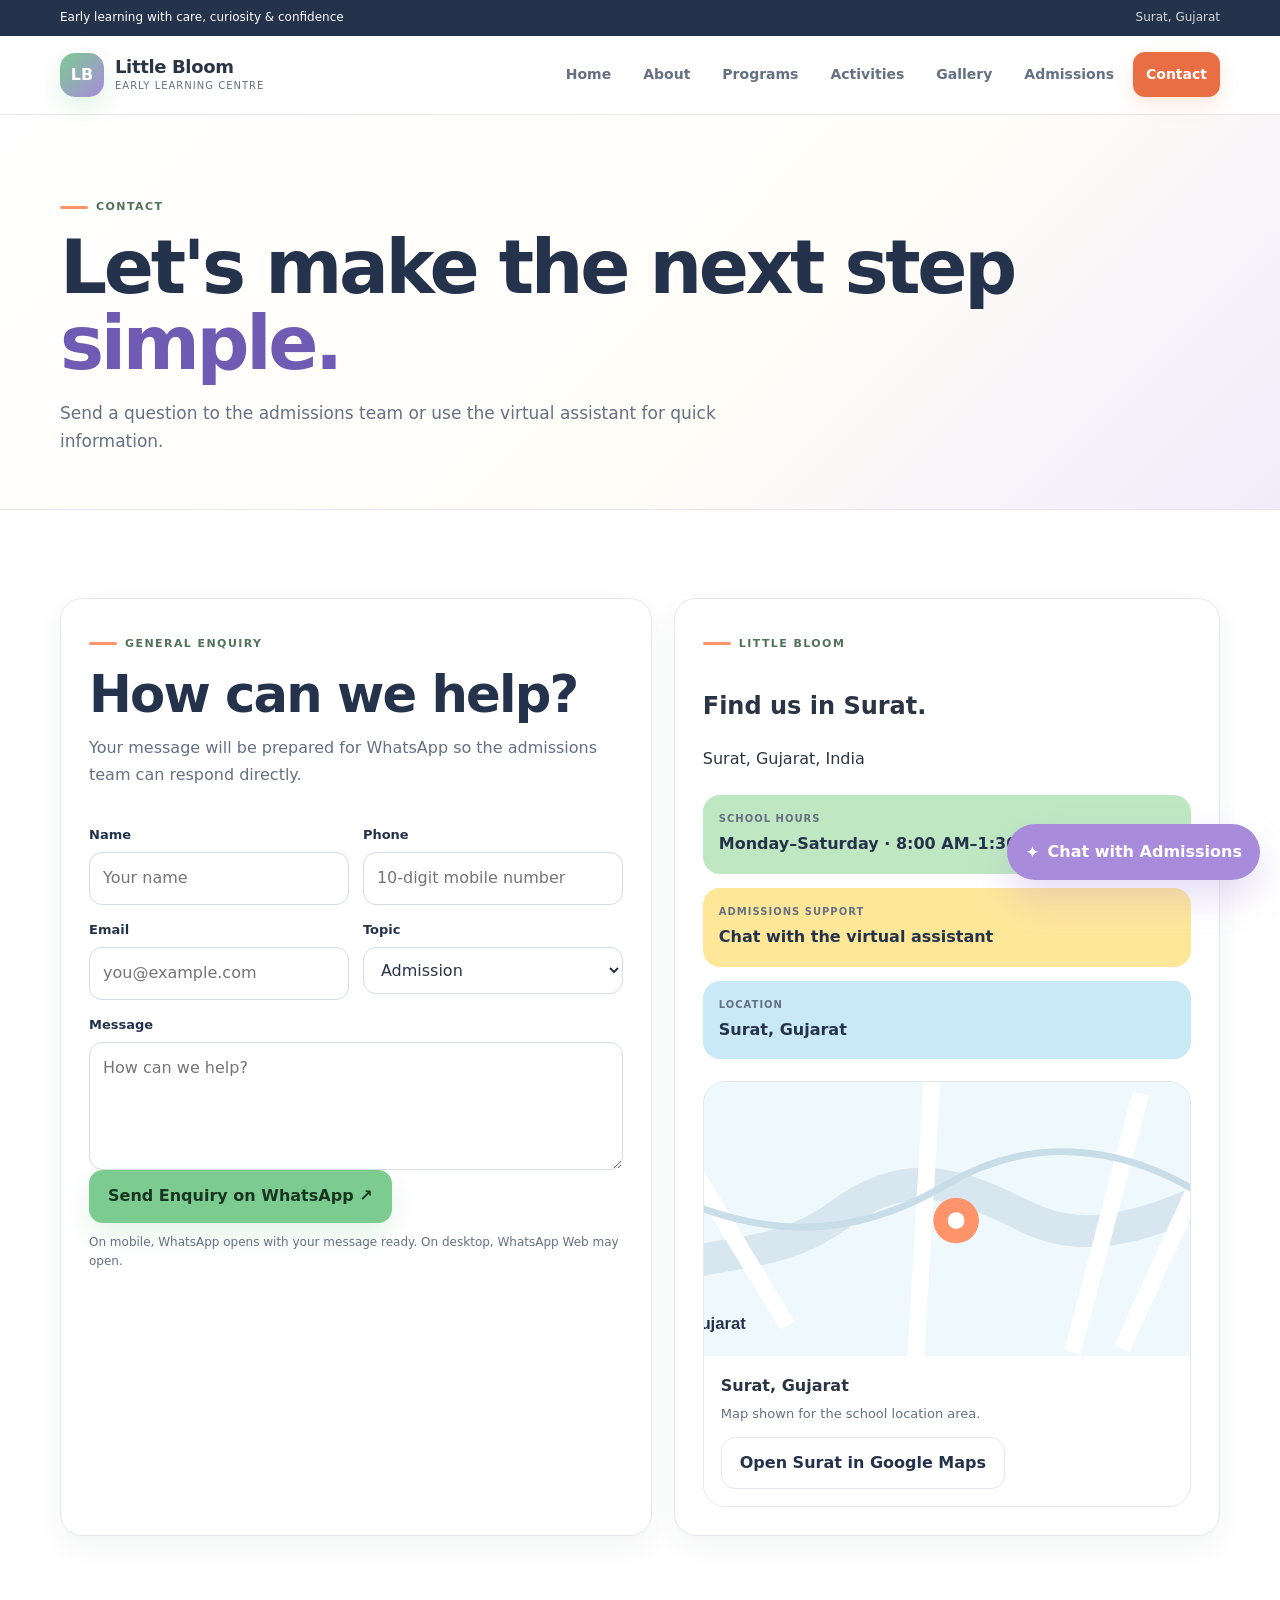
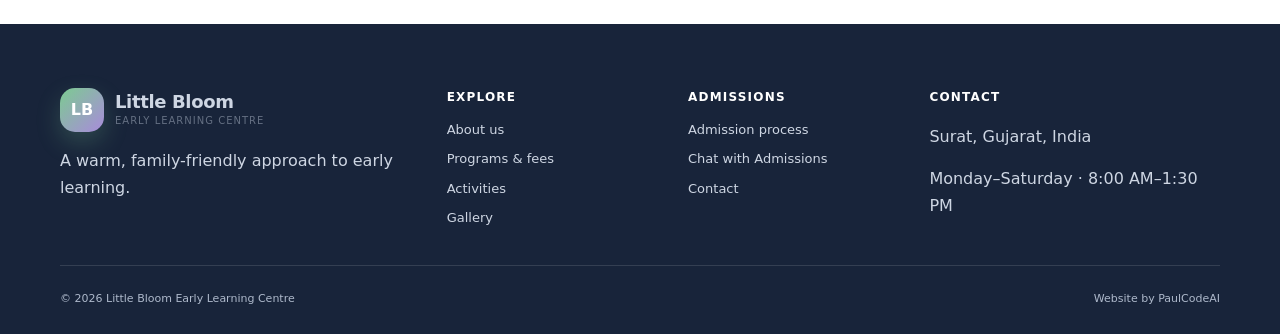
<file: contact.html>
<!doctype html>
<html lang="en-IN">
<head><meta charset="utf-8"><meta name="viewport" content="width=device-width,initial-scale=1"><meta name="description" content="Contact Little Bloom Early Learning Centre for admissions, programs and general enquiries in Surat."><meta name="theme-color" content="#24324B"><title>Contact | Little Bloom Early Learning Centre</title><link rel="stylesheet" href="css/style.css"></head>
<body>
<a class="skip-link" href="#main">Skip to content</a>
<div class="topline"><div class="container"><span>Early learning with care, curiosity & confidence</span><span class="right">Surat, Gujarat</span></div></div>
<header class="site-header"><div class="container nav-wrap">
<a class="brand" href="index.html" aria-label="Little Bloom home"><span class="brand-mark">LB</span><span class="brand-copy"><strong>Little Bloom</strong><small>Early Learning Centre</small></span></a>
<button class="menu-toggle" type="button" aria-expanded="false" aria-controls="site-nav" aria-label="Open menu">☰</button>
<nav id="site-nav" class="site-nav" aria-label="Primary navigation">
<a href="index.html" data-page="index.html">Home</a><a href="about.html" data-page="about.html">About</a><a href="programs.html" data-page="programs.html">Programs</a><a href="activities.html" data-page="activities.html">Activities</a><a href="gallery.html" data-page="gallery.html">Gallery</a><a href="admission.html" data-page="admission.html">Admissions</a><a href="contact.html" data-page="contact.html" class="nav-cta">Contact</a>
</nav></div></header>
<main id="main">
<section class="page-hero"><div class="container"><span class="eyebrow">Contact</span><h1>Let's make the next step <span>simple.</span></h1><p>Send a question to the admissions team or use the virtual assistant for quick information.</p></div></section>
<section class="section"><div class="container form-wrap"><div class="form-card reveal"><div class="section-head"><span class="eyebrow">General enquiry</span><h2>How can we <span>help?</span></h2><p>Your message will be prepared for WhatsApp so the admissions team can respond directly.</p></div><form data-whatsapp-form data-type="contact"><div class="form-grid"><div class="field"><label for="ct-name">Name</label><input id="ct-name" name="name" required placeholder="Your name"></div><div class="field"><label for="ct-phone">Phone</label><input id="ct-phone" name="phone" required inputmode="tel" placeholder="10-digit mobile number"></div><div class="field"><label for="ct-email">Email</label><input id="ct-email" name="email" type="email" placeholder="you@example.com"></div><div class="field"><label for="ct-topic">Topic</label><select id="ct-topic" name="topic"><option>Admission</option><option>Programs</option><option>Fees</option><option>Activities</option><option>General enquiry</option></select></div><div class="field full"><label for="ct-message">Message</label><textarea id="ct-message" name="message" required placeholder="How can we help?"></textarea></div></div><button class="btn btn-green" type="submit">Send Enquiry on WhatsApp ↗</button><p class="form-note">On mobile, WhatsApp opens with your message ready. On desktop, WhatsApp Web may open.</p></form></div><div class="contact-card reveal"><span class="eyebrow">Little Bloom</span><h2>Find us in <span>Surat.</span></h2><p>Surat, Gujarat, India</p><div class="contact-list"><div class="contact-item"><small>School hours</small><strong>Monday–Saturday · 8:00 AM–1:30 PM</strong></div><div class="contact-item"><small>Admissions support</small><strong>Chat with the virtual assistant</strong></div><div class="contact-item"><small>Location</small><strong>Surat, Gujarat</strong></div></div><div class="map-card"><img src="images/map.svg" alt="Illustrated map of Surat, Gujarat"><div class="map-copy"><strong>Surat, Gujarat</strong><p>Map shown for the school location area.</p><a class="btn btn-ghost" href="https://www.google.com/maps/search/Surat%2C+Gujarat" target="_blank" rel="noopener">Open Surat in Google Maps</a></div></div></div></div></section>
</main>
<footer class="site-footer"><div class="container footer-grid">
<div><a class="brand" href="index.html"><span class="brand-mark">LB</span><span class="brand-copy"><strong>Little Bloom</strong><small>Early Learning Centre</small></span></a><p>A warm, family-friendly approach to early learning.</p></div>
<div><h4>Explore</h4><div class="footer-links"><a href="about.html">About us</a><a href="programs.html">Programs & fees</a><a href="activities.html">Activities</a><a href="gallery.html">Gallery</a></div></div>
<div><h4>Admissions</h4><div class="footer-links"><a href="admission.html">Admission process</a><a href="#" class="open-ai">Chat with Admissions</a><a href="contact.html">Contact</a></div></div>
<div><h4>Contact</h4><p>Surat, Gujarat, India</p><p>Monday–Saturday · 8:00 AM–1:30 PM</p></div>
</div><div class="container footer-bottom"><span>© <span data-year></span> Little Bloom Early Learning Centre</span><span>Website by PaulCodeAI</span></div></footer>

<button class="ai-fab open-ai" type="button" aria-label="Open Virtual Admissions Assistant"><span>✦</span> Chat with Admissions</button>
<aside class="ai-panel" aria-hidden="true" aria-label="Virtual Admissions Assistant">
  <div class="ai-head"><div><b>Little Bloom Admissions</b><small>Virtual Admissions Assistant</small></div><span class="online">● Online</span><button class="ai-close" type="button" aria-label="Close assistant">×</button></div>
  <div class="chat-system">Ask about programs, fees, activities, timings or admissions. You can type your question naturally.</div>
  <div class="ai-body" id="chat-messages"><div class="chat-row bot"><div class="avatar">LB</div><div class="bubble">Hi! I’m the Little Bloom Admissions Assistant. How can I help you today?</div></div></div>
  <div class="suggestions"><button type="button">Which program suits a 3-year-old?</button><button type="button">What are the fees?</button><button type="button">How does admission work?</button></div>
  <form class="chat-form" id="chat-form"><input id="chat-input" type="text" maxlength="500" placeholder="Ask a question…" autocomplete="off" required><button type="submit" aria-label="Send message">➤</button></form>
  <div class="ai-note">A virtual admissions assistant for quick information. Final details should be confirmed with the school.</div>
</aside><div class="toast" id="toast" role="status" aria-live="polite"></div><script src="js/main.js" defer></script></body></html>
</file>
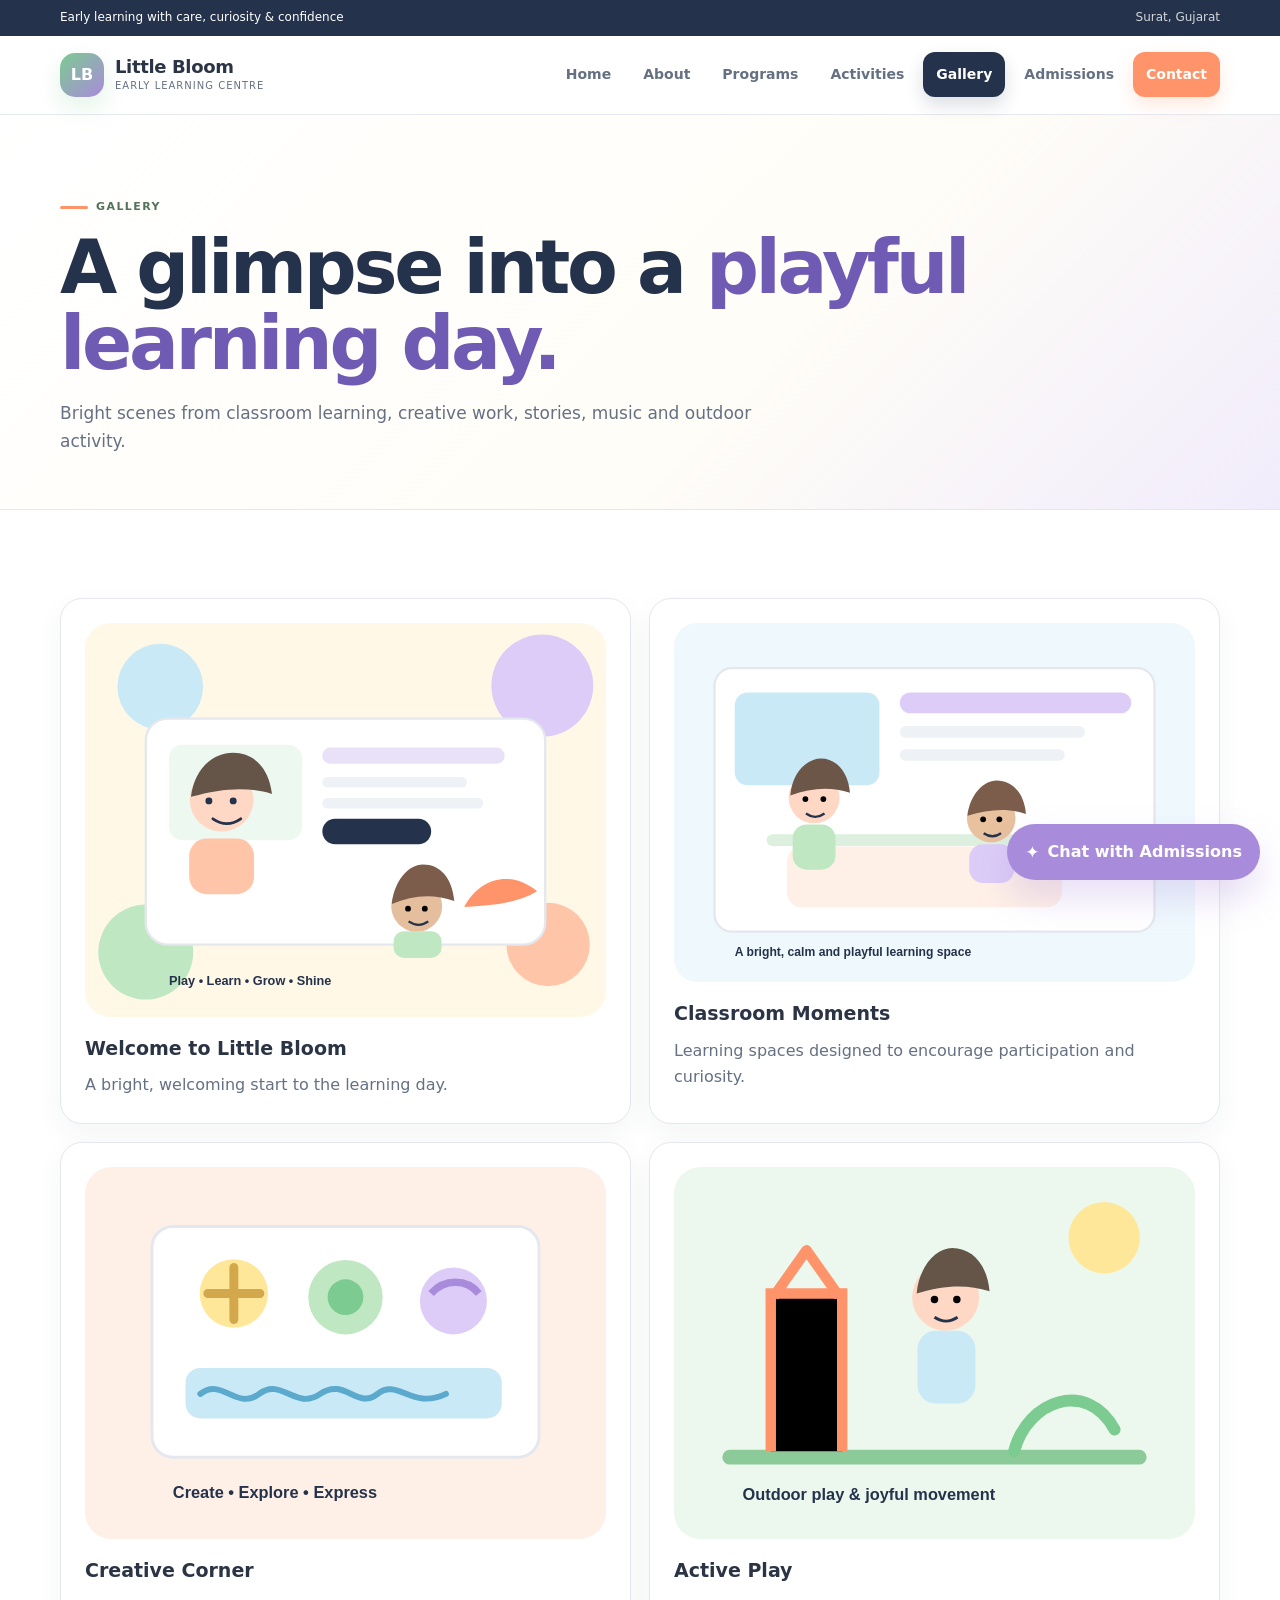
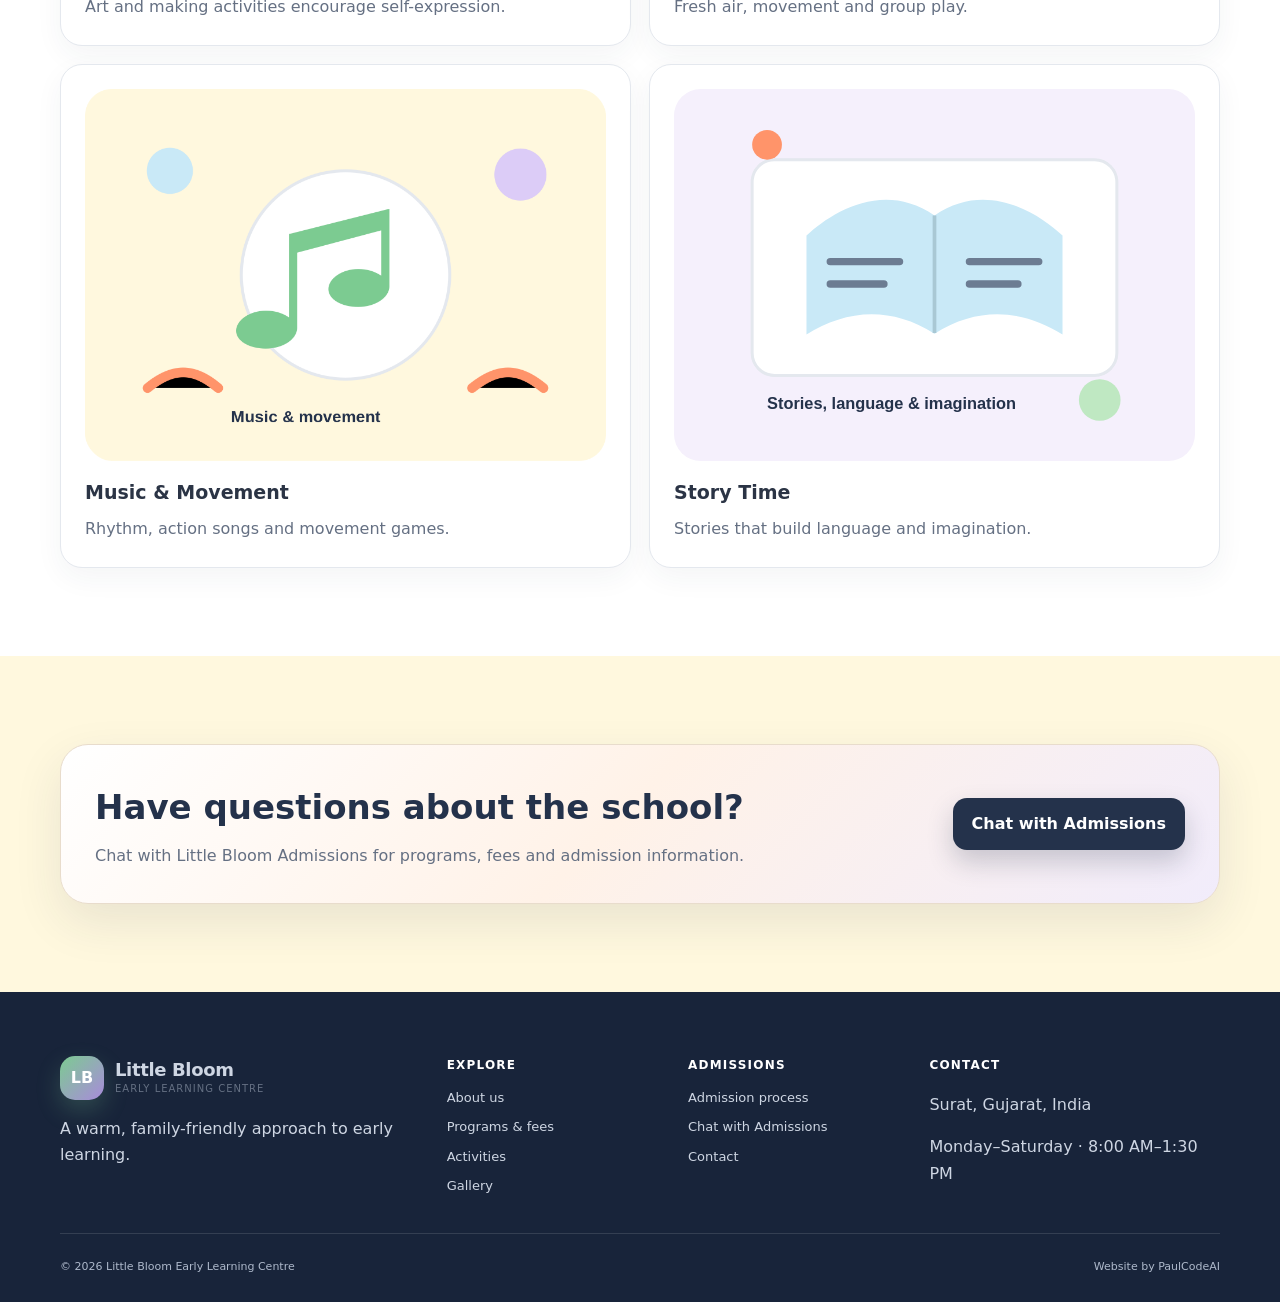
<file: gallery.html>
<!doctype html>
<html lang="en-IN">
<head><meta charset="utf-8"><meta name="viewport" content="width=device-width,initial-scale=1"><meta name="description" content="See a selection of Little Bloom classroom, creative, story, music and outdoor learning scenes."><meta name="theme-color" content="#24324B"><title>Gallery | Little Bloom Early Learning Centre</title><link rel="stylesheet" href="css/style.css"></head>
<body>
<a class="skip-link" href="#main">Skip to content</a>
<div class="topline"><div class="container"><span>Early learning with care, curiosity & confidence</span><span class="right">Surat, Gujarat</span></div></div>
<header class="site-header"><div class="container nav-wrap">
<a class="brand" href="index.html" aria-label="Little Bloom home"><span class="brand-mark">LB</span><span class="brand-copy"><strong>Little Bloom</strong><small>Early Learning Centre</small></span></a>
<button class="menu-toggle" type="button" aria-expanded="false" aria-controls="site-nav" aria-label="Open menu">☰</button>
<nav id="site-nav" class="site-nav" aria-label="Primary navigation">
<a href="index.html" data-page="index.html">Home</a><a href="about.html" data-page="about.html">About</a><a href="programs.html" data-page="programs.html">Programs</a><a href="activities.html" data-page="activities.html">Activities</a><a href="gallery.html" data-page="gallery.html">Gallery</a><a href="admission.html" data-page="admission.html">Admissions</a><a href="contact.html" data-page="contact.html" class="nav-cta">Contact</a>
</nav></div></header>
<main id="main">
<section class="page-hero"><div class="container"><span class="eyebrow">Gallery</span><h1>A glimpse into a <span>playful learning day.</span></h1><p>Bright scenes from classroom learning, creative work, stories, music and outdoor activity.</p></div></section>
<section class="section"><div class="container detail-grid"><article class="content-card reveal"><img src="images/hero.svg" alt="Children learning together"><h3>Welcome to Little Bloom</h3><p>A bright, welcoming start to the learning day.</p></article><article class="content-card reveal"><img src="images/classroom.svg" alt="Preschool classroom"><h3>Classroom Moments</h3><p>Learning spaces designed to encourage participation and curiosity.</p></article><article class="content-card reveal"><img src="images/art.svg" alt="Art activity"><h3>Creative Corner</h3><p>Art and making activities encourage self-expression.</p></article><article class="content-card reveal"><img src="images/outdoor.svg" alt="Outdoor play"><h3>Active Play</h3><p>Fresh air, movement and group play.</p></article><article class="content-card reveal"><img src="images/music-movement.png" alt="Music and movement"><h3>Music & Movement</h3><p>Rhythm, action songs and movement games.</p></article><article class="content-card reveal"><img src="images/story.svg" alt="Story time"><h3>Story Time</h3><p>Stories that build language and imagination.</p></article></div></section>
<section class="section section-yellow"><div class="container cta-box reveal"><div><h2>Have questions about the school?</h2><p>Chat with Little Bloom Admissions for programs, fees and admission information.</p></div><button class="btn btn-primary open-ai" type="button">Chat with Admissions</button></div></section>
</main>
<footer class="site-footer"><div class="container footer-grid">
<div><a class="brand" href="index.html"><span class="brand-mark">LB</span><span class="brand-copy"><strong>Little Bloom</strong><small>Early Learning Centre</small></span></a><p>A warm, family-friendly approach to early learning.</p></div>
<div><h4>Explore</h4><div class="footer-links"><a href="about.html">About us</a><a href="programs.html">Programs & fees</a><a href="activities.html">Activities</a><a href="gallery.html">Gallery</a></div></div>
<div><h4>Admissions</h4><div class="footer-links"><a href="admission.html">Admission process</a><a href="#" class="open-ai">Chat with Admissions</a><a href="contact.html">Contact</a></div></div>
<div><h4>Contact</h4><p>Surat, Gujarat, India</p><p>Monday–Saturday · 8:00 AM–1:30 PM</p></div>
</div><div class="container footer-bottom"><span>© <span data-year></span> Little Bloom Early Learning Centre</span><span>Website by PaulCodeAI</span></div></footer>

<button class="ai-fab open-ai" type="button" aria-label="Open Virtual Admissions Assistant"><span>✦</span> Chat with Admissions</button>
<aside class="ai-panel" aria-hidden="true" aria-label="Virtual Admissions Assistant">
  <div class="ai-head"><div><b>Little Bloom Admissions</b><small>Virtual Admissions Assistant</small></div><span class="online">● Online</span><button class="ai-close" type="button" aria-label="Close assistant">×</button></div>
  <div class="chat-system">Ask about programs, fees, activities, timings or admissions. You can type your question naturally.</div>
  <div class="ai-body" id="chat-messages"><div class="chat-row bot"><div class="avatar">LB</div><div class="bubble">Hi! I’m the Little Bloom Admissions Assistant. How can I help you today?</div></div></div>
  <div class="suggestions"><button type="button">Which program suits a 3-year-old?</button><button type="button">What are the fees?</button><button type="button">How does admission work?</button></div>
  <form class="chat-form" id="chat-form"><input id="chat-input" type="text" maxlength="500" placeholder="Ask a question…" autocomplete="off" required><button type="submit" aria-label="Send message">➤</button></form>
  <div class="ai-note">A virtual admissions assistant for quick information. Final details should be confirmed with the school.</div>
</aside><div class="toast" id="toast" role="status" aria-live="polite"></div><script src="js/main.js" defer></script></body></html>
</file>
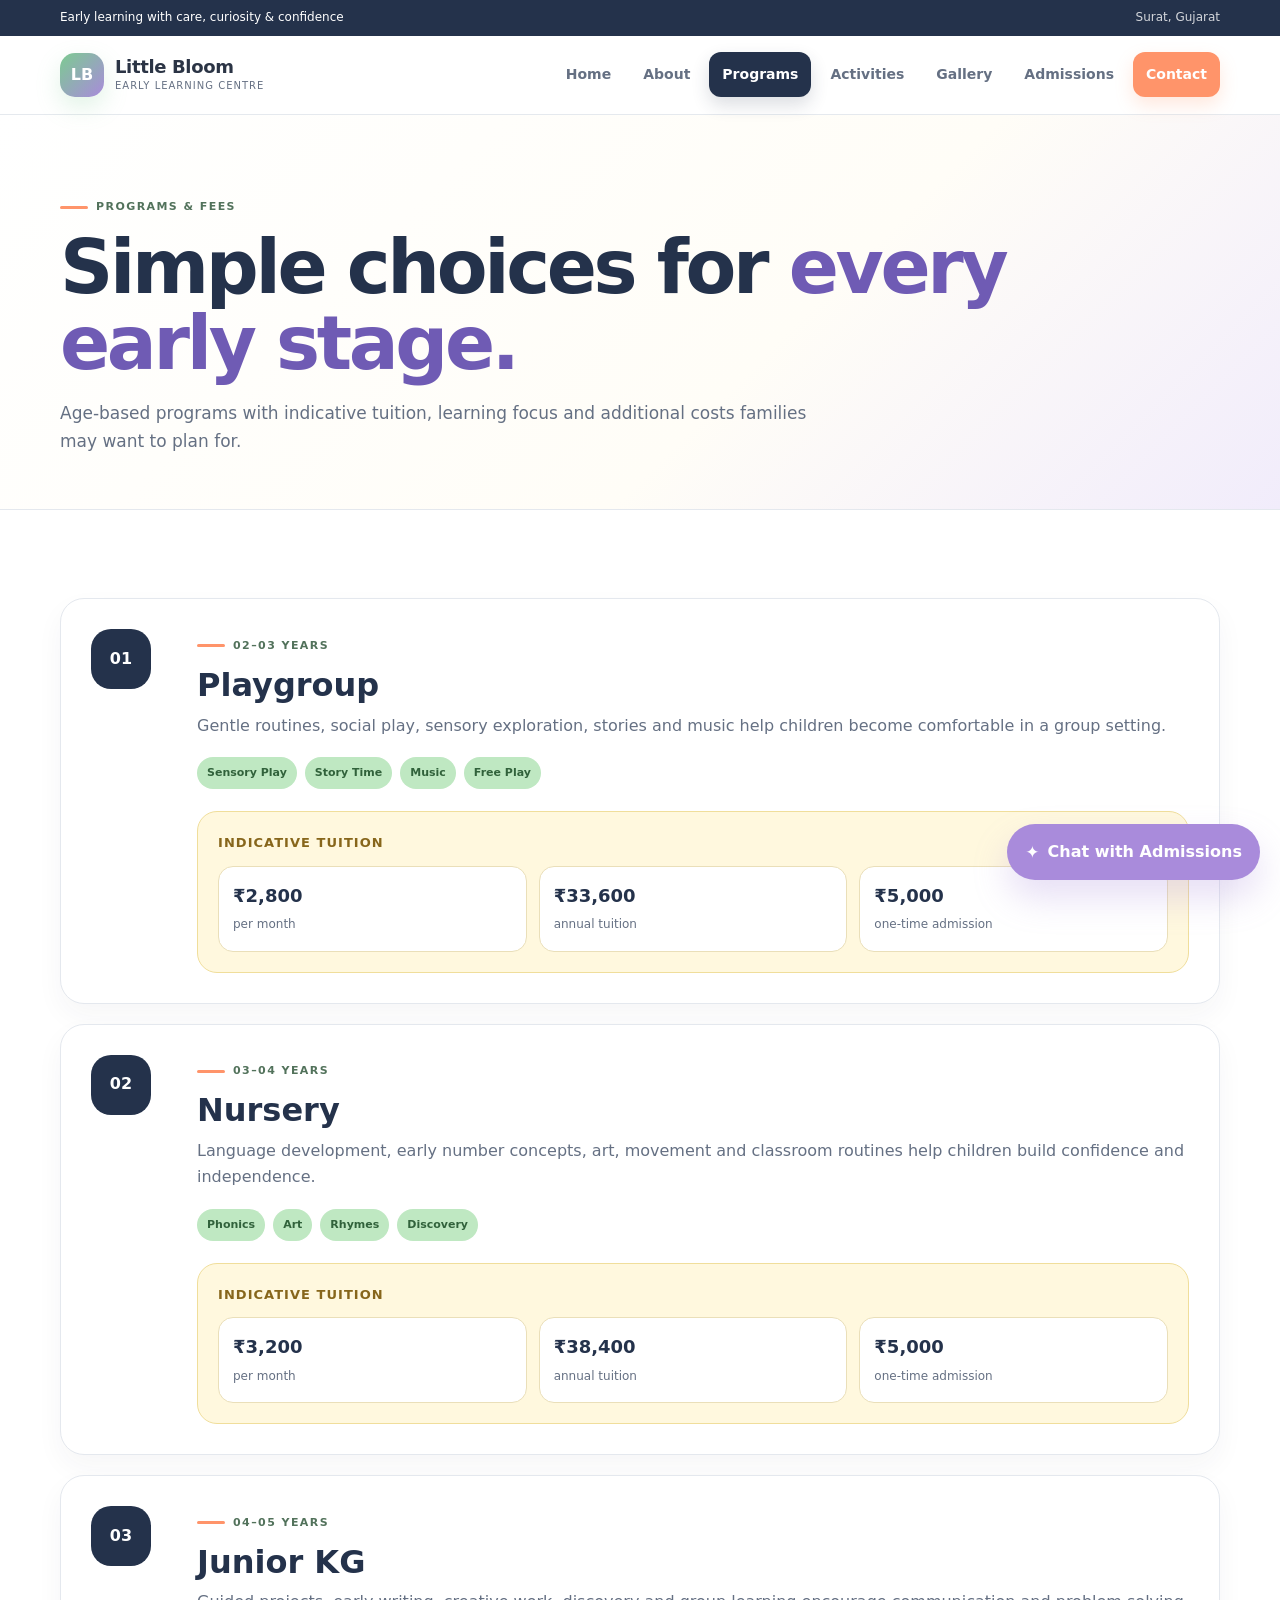
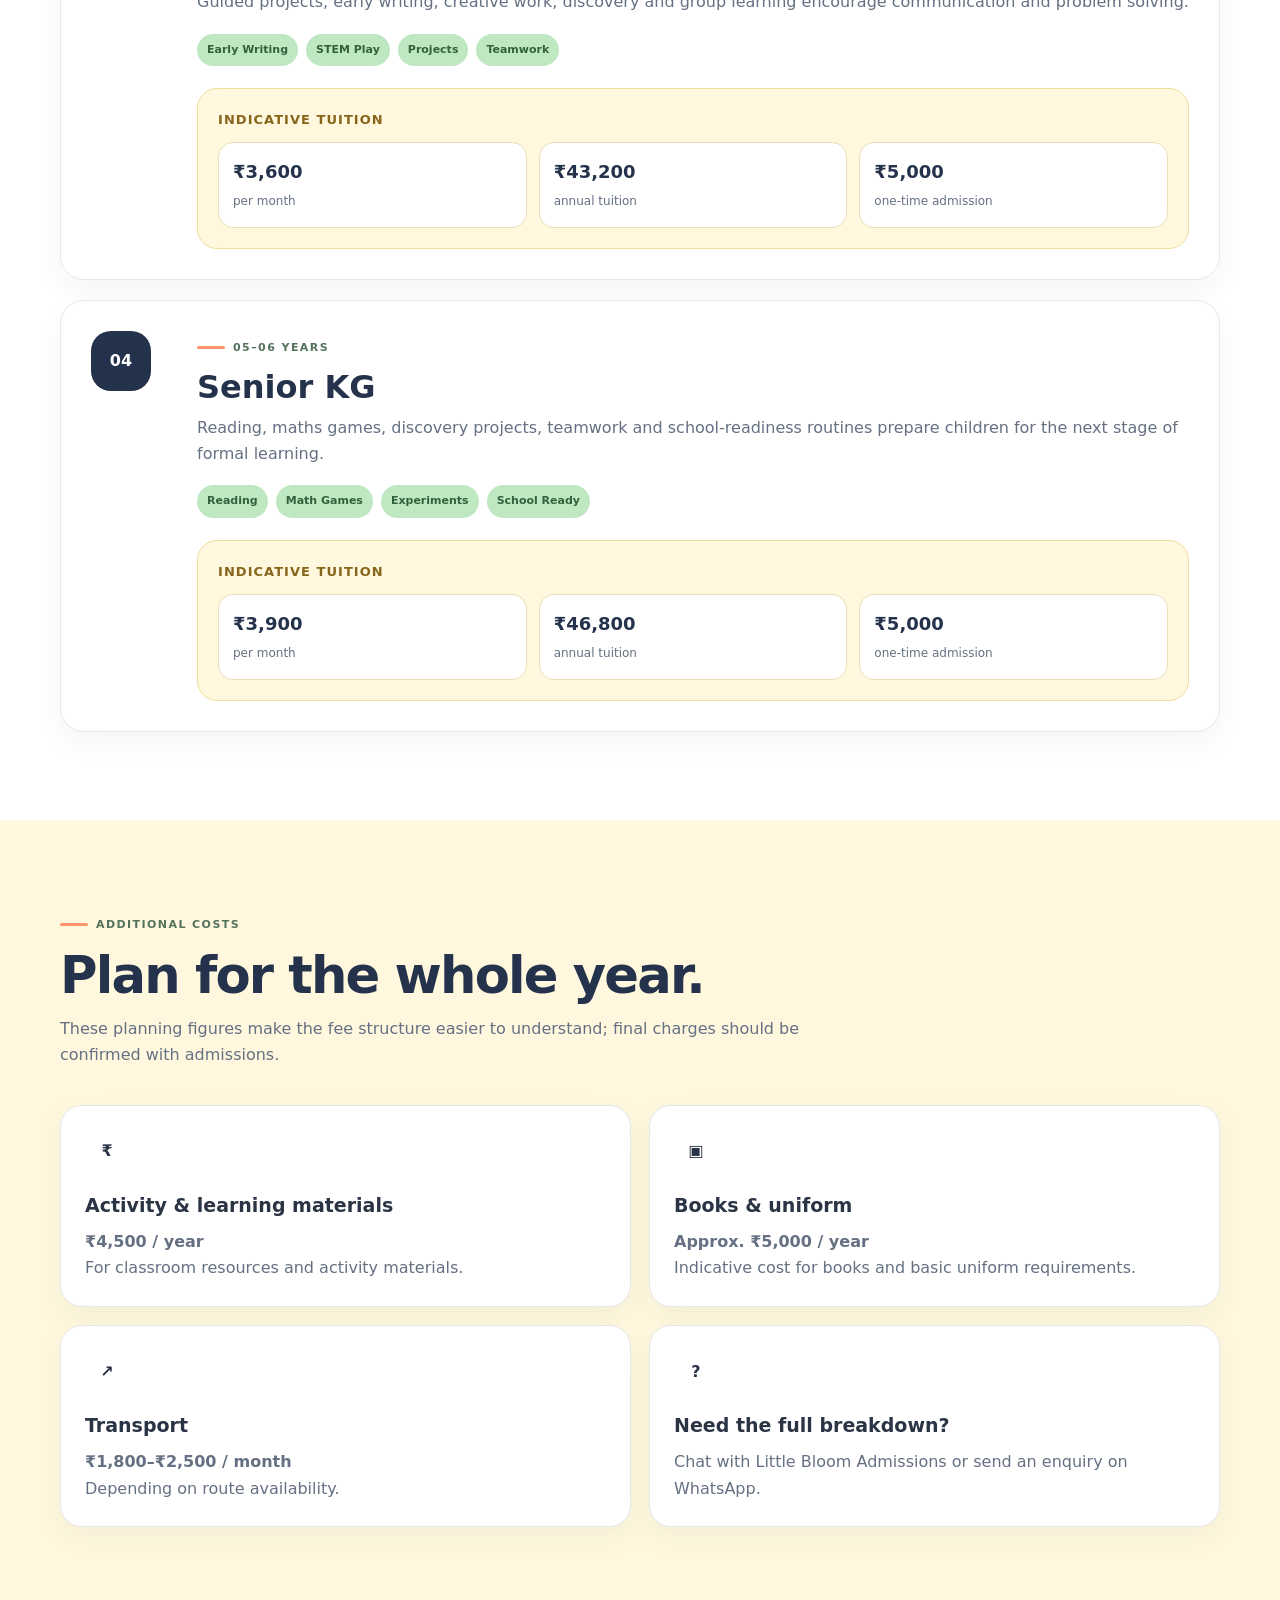
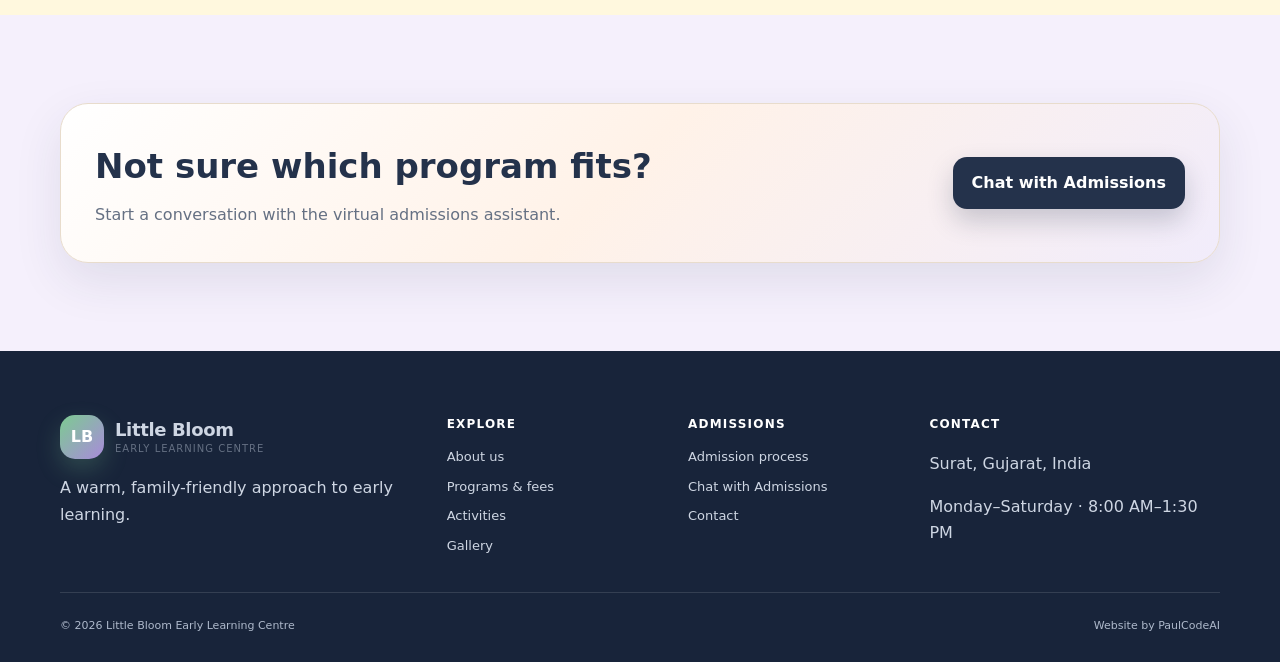
<file: programs.html>
<!doctype html>
<html lang="en-IN">
<head><meta charset="utf-8"><meta name="viewport" content="width=device-width,initial-scale=1"><meta name="description" content="Explore Little Bloom preschool programs, learning focus and indicative tuition fees for Playgroup, Nursery, Junior KG and Senior KG."><meta name="theme-color" content="#24324B"><title>Programs & Fees | Little Bloom Early Learning Centre</title><link rel="stylesheet" href="css/style.css"></head>
<body>
<a class="skip-link" href="#main">Skip to content</a>
<div class="topline"><div class="container"><span>Early learning with care, curiosity & confidence</span><span class="right">Surat, Gujarat</span></div></div>
<header class="site-header"><div class="container nav-wrap">
<a class="brand" href="index.html" aria-label="Little Bloom home"><span class="brand-mark">LB</span><span class="brand-copy"><strong>Little Bloom</strong><small>Early Learning Centre</small></span></a>
<button class="menu-toggle" type="button" aria-expanded="false" aria-controls="site-nav" aria-label="Open menu">☰</button>
<nav id="site-nav" class="site-nav" aria-label="Primary navigation">
<a href="index.html" data-page="index.html">Home</a><a href="about.html" data-page="about.html">About</a><a href="programs.html" data-page="programs.html">Programs</a><a href="activities.html" data-page="activities.html">Activities</a><a href="gallery.html" data-page="gallery.html">Gallery</a><a href="admission.html" data-page="admission.html">Admissions</a><a href="contact.html" data-page="contact.html" class="nav-cta">Contact</a>
</nav></div></header>
<main id="main">
<section class="page-hero"><div class="container"><span class="eyebrow">Programs & fees</span><h1>Simple choices for <span>every early stage.</span></h1><p>Age-based programs with indicative tuition, learning focus and additional costs families may want to plan for.</p></div></section>
<section class="section"><div class="container program-list">
<article class="program-detail reveal"><div class="program-badge">01</div><div><span class="eyebrow">02–03 years</span><h2>Playgroup</h2><p>Gentle routines, social play, sensory exploration, stories and music help children become comfortable in a group setting.</p><div class="tag-row"><span class="tag">Sensory Play</span><span class="tag">Story Time</span><span class="tag">Music</span><span class="tag">Free Play</span></div><div class="fee-box"><h4>Indicative tuition</h4><div class="fee-grid"><div class="fee-item"><strong>₹2,800</strong><span>per month</span></div><div class="fee-item"><strong>₹33,600</strong><span>annual tuition</span></div><div class="fee-item"><strong>₹5,000</strong><span>one-time admission</span></div></div></div></div></article>
<article class="program-detail reveal"><div class="program-badge">02</div><div><span class="eyebrow">03–04 years</span><h2>Nursery</h2><p>Language development, early number concepts, art, movement and classroom routines help children build confidence and independence.</p><div class="tag-row"><span class="tag">Phonics</span><span class="tag">Art</span><span class="tag">Rhymes</span><span class="tag">Discovery</span></div><div class="fee-box"><h4>Indicative tuition</h4><div class="fee-grid"><div class="fee-item"><strong>₹3,200</strong><span>per month</span></div><div class="fee-item"><strong>₹38,400</strong><span>annual tuition</span></div><div class="fee-item"><strong>₹5,000</strong><span>one-time admission</span></div></div></div></div></article>
<article class="program-detail reveal"><div class="program-badge">03</div><div><span class="eyebrow">04–05 years</span><h2>Junior KG</h2><p>Guided projects, early writing, creative work, discovery and group learning encourage communication and problem solving.</p><div class="tag-row"><span class="tag">Early Writing</span><span class="tag">STEM Play</span><span class="tag">Projects</span><span class="tag">Teamwork</span></div><div class="fee-box"><h4>Indicative tuition</h4><div class="fee-grid"><div class="fee-item"><strong>₹3,600</strong><span>per month</span></div><div class="fee-item"><strong>₹43,200</strong><span>annual tuition</span></div><div class="fee-item"><strong>₹5,000</strong><span>one-time admission</span></div></div></div></div></article>
<article class="program-detail reveal"><div class="program-badge">04</div><div><span class="eyebrow">05–06 years</span><h2>Senior KG</h2><p>Reading, maths games, discovery projects, teamwork and school-readiness routines prepare children for the next stage of formal learning.</p><div class="tag-row"><span class="tag">Reading</span><span class="tag">Math Games</span><span class="tag">Experiments</span><span class="tag">School Ready</span></div><div class="fee-box"><h4>Indicative tuition</h4><div class="fee-grid"><div class="fee-item"><strong>₹3,900</strong><span>per month</span></div><div class="fee-item"><strong>₹46,800</strong><span>annual tuition</span></div><div class="fee-item"><strong>₹5,000</strong><span>one-time admission</span></div></div></div></div></article>
</div></section>
<section class="section section-yellow"><div class="container"><div class="section-head reveal"><span class="eyebrow">Additional costs</span><h2>Plan for the <span>whole year.</span></h2><p>These planning figures make the fee structure easier to understand; final charges should be confirmed with admissions.</p></div><div class="detail-grid"><article class="content-card reveal"><div class="icon-bubble">₹</div><h3>Activity & learning materials</h3><p><strong>₹4,500 / year</strong></p><p>For classroom resources and activity materials.</p></article><article class="content-card reveal"><div class="icon-bubble">▣</div><h3>Books & uniform</h3><p><strong>Approx. ₹5,000 / year</strong></p><p>Indicative cost for books and basic uniform requirements.</p></article><article class="content-card reveal"><div class="icon-bubble">↗</div><h3>Transport</h3><p><strong>₹1,800–₹2,500 / month</strong></p><p>Depending on route availability.</p></article><article class="content-card reveal"><div class="icon-bubble">?</div><h3>Need the full breakdown?</h3><p>Chat with Little Bloom Admissions or send an enquiry on WhatsApp.</p></article></div></div></section>
<section class="section section-purple"><div class="container cta-box reveal"><div><h2>Not sure which program fits?</h2><p>Start a conversation with the virtual admissions assistant.</p></div><button class="btn btn-primary open-ai" type="button">Chat with Admissions</button></div></section>
</main>
<footer class="site-footer"><div class="container footer-grid">
<div><a class="brand" href="index.html"><span class="brand-mark">LB</span><span class="brand-copy"><strong>Little Bloom</strong><small>Early Learning Centre</small></span></a><p>A warm, family-friendly approach to early learning.</p></div>
<div><h4>Explore</h4><div class="footer-links"><a href="about.html">About us</a><a href="programs.html">Programs & fees</a><a href="activities.html">Activities</a><a href="gallery.html">Gallery</a></div></div>
<div><h4>Admissions</h4><div class="footer-links"><a href="admission.html">Admission process</a><a href="#" class="open-ai">Chat with Admissions</a><a href="contact.html">Contact</a></div></div>
<div><h4>Contact</h4><p>Surat, Gujarat, India</p><p>Monday–Saturday · 8:00 AM–1:30 PM</p></div>
</div><div class="container footer-bottom"><span>© <span data-year></span> Little Bloom Early Learning Centre</span><span>Website by PaulCodeAI</span></div></footer>

<button class="ai-fab open-ai" type="button" aria-label="Open Virtual Admissions Assistant"><span>✦</span> Chat with Admissions</button>
<aside class="ai-panel" aria-hidden="true" aria-label="Virtual Admissions Assistant">
  <div class="ai-head"><div><b>Little Bloom Admissions</b><small>Virtual Admissions Assistant</small></div><span class="online">● Online</span><button class="ai-close" type="button" aria-label="Close assistant">×</button></div>
  <div class="chat-system">Ask about programs, fees, activities, timings or admissions. You can type your question naturally.</div>
  <div class="ai-body" id="chat-messages"><div class="chat-row bot"><div class="avatar">LB</div><div class="bubble">Hi! I’m the Little Bloom Admissions Assistant. How can I help you today?</div></div></div>
  <div class="suggestions"><button type="button">Which program suits a 3-year-old?</button><button type="button">What are the fees?</button><button type="button">How does admission work?</button></div>
  <form class="chat-form" id="chat-form"><input id="chat-input" type="text" maxlength="500" placeholder="Ask a question…" autocomplete="off" required><button type="submit" aria-label="Send message">➤</button></form>
  <div class="ai-note">A virtual admissions assistant for quick information. Final details should be confirmed with the school.</div>
</aside><div class="toast" id="toast" role="status" aria-live="polite"></div><script src="js/main.js" defer></script></body></html>
</file>
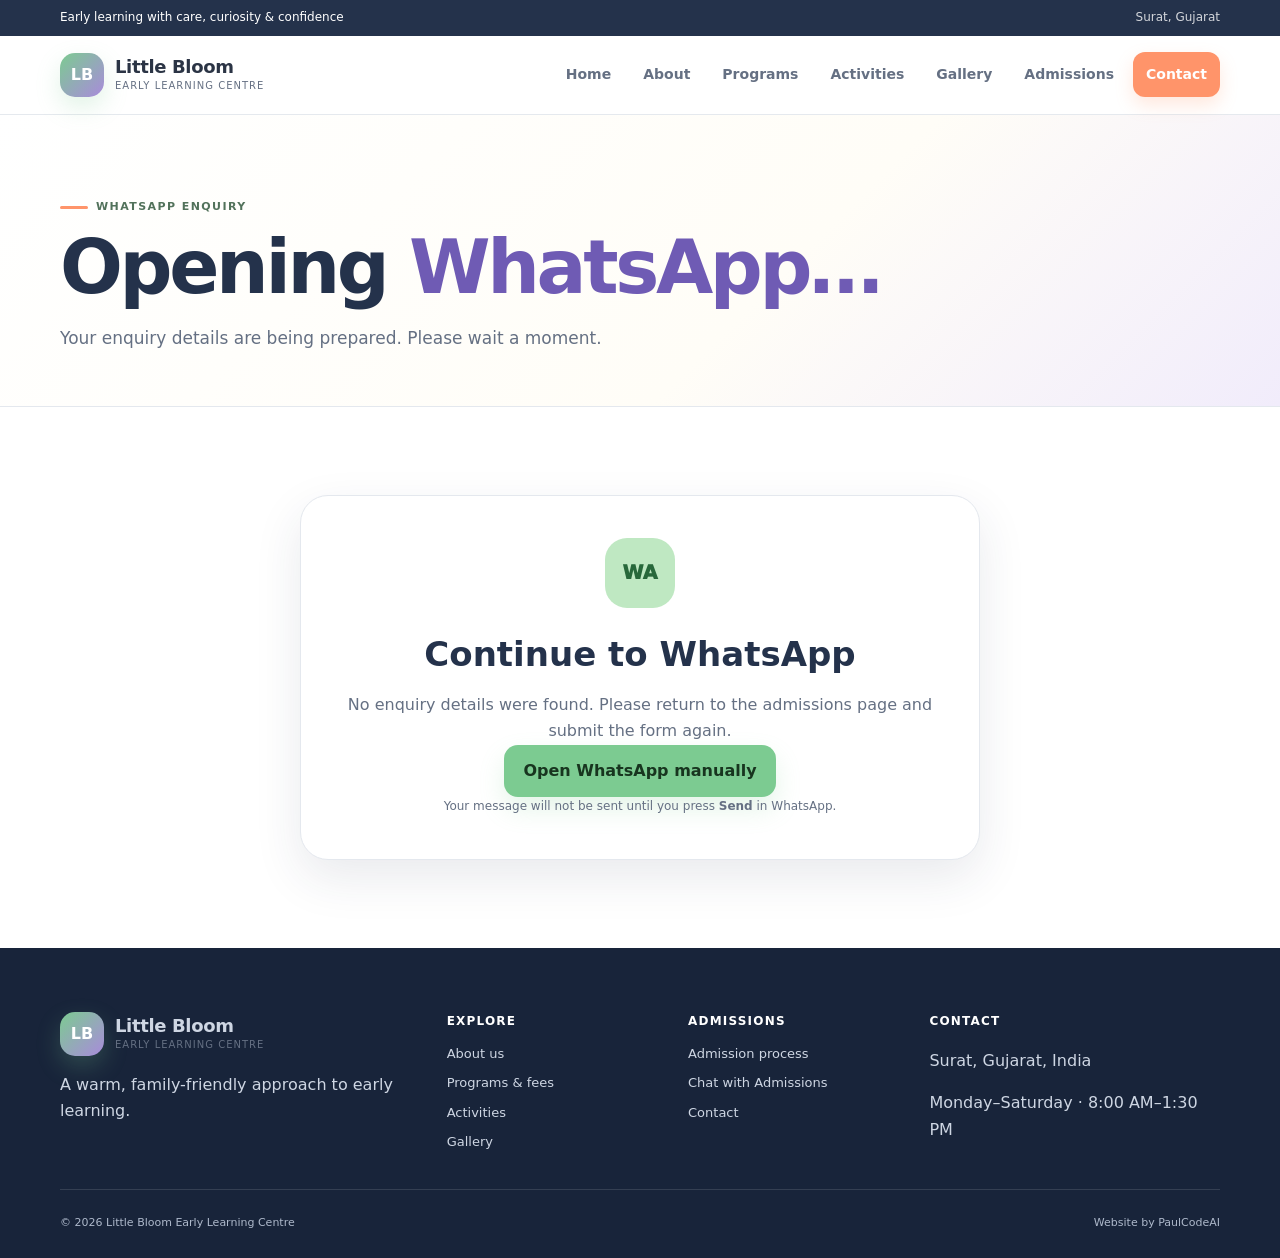
<file: whatsapp-redirect.html>
<!doctype html>
<html lang="en-IN">
<head><meta charset="utf-8"><meta name="viewport" content="width=device-width,initial-scale=1"><meta name="description" content="Continue to WhatsApp with your Little Bloom enquiry details."><meta name="theme-color" content="#24324B"><title>WhatsApp Enquiry | Little Bloom Early Learning Centre</title><link rel="stylesheet" href="css/style.css"></head>
<body>
<a class="skip-link" href="#main">Skip to content</a>
<div class="topline"><div class="container"><span>Early learning with care, curiosity & confidence</span><span class="right">Surat, Gujarat</span></div></div>
<header class="site-header"><div class="container nav-wrap">
<a class="brand" href="index.html" aria-label="Little Bloom home"><span class="brand-mark">LB</span><span class="brand-copy"><strong>Little Bloom</strong><small>Early Learning Centre</small></span></a>
<button class="menu-toggle" type="button" aria-expanded="false" aria-controls="site-nav" aria-label="Open menu">☰</button>
<nav id="site-nav" class="site-nav" aria-label="Primary navigation">
<a href="index.html" data-page="index.html">Home</a><a href="about.html" data-page="about.html">About</a><a href="programs.html" data-page="programs.html">Programs</a><a href="activities.html" data-page="activities.html">Activities</a><a href="gallery.html" data-page="gallery.html">Gallery</a><a href="admission.html" data-page="admission.html">Admissions</a><a href="contact.html" data-page="contact.html" class="nav-cta">Contact</a>
</nav></div></header>
<main id="main">
<section class="page-hero"><div class="container"><span class="eyebrow">WhatsApp enquiry</span><h1>Opening <span>WhatsApp…</span></h1><p>Your enquiry details are being prepared. Please wait a moment.</p></div></section>
<section class="section"><div class="container redirect-card"><div class="whatsapp-icon">WA</div><h2>Continue to WhatsApp</h2><p id="wa-status">Preparing your enquiry message…</p><div class="redirect-spinner" aria-hidden="true"></div><a id="wa-fallback" class="btn btn-green" href="#" hidden>Open WhatsApp manually</a><p class="form-note">Your message will not be sent until you press <strong>Send</strong> in WhatsApp.</p></div></section>
</main>
<footer class="site-footer"><div class="container footer-grid">
<div><a class="brand" href="index.html"><span class="brand-mark">LB</span><span class="brand-copy"><strong>Little Bloom</strong><small>Early Learning Centre</small></span></a><p>A warm, family-friendly approach to early learning.</p></div>
<div><h4>Explore</h4><div class="footer-links"><a href="about.html">About us</a><a href="programs.html">Programs & fees</a><a href="activities.html">Activities</a><a href="gallery.html">Gallery</a></div></div>
<div><h4>Admissions</h4><div class="footer-links"><a href="admission.html">Admission process</a><a href="#" class="open-ai">Chat with Admissions</a><a href="contact.html">Contact</a></div></div>
<div><h4>Contact</h4><p>Surat, Gujarat, India</p><p>Monday–Saturday · 8:00 AM–1:30 PM</p></div>
</div><div class="container footer-bottom"><span>© <span data-year></span> Little Bloom Early Learning Centre</span><span>Website by PaulCodeAI</span></div></footer>
<div class="toast" id="toast" role="status" aria-live="polite"></div><script src="js/main.js" defer></script></body></html>
</file>
<file: css/style.css>
:root{
  --navy:#24324B;
  --navy-2:#18243A;
  --text:#2B3445;
  --muted:#657083;
  --green:#BFE8C2;
  --green-2:#7CCB91;
  --yellow:#FFE79A;
  --orange:#FFC5A8;
  --orange-2:#FF946A;
  --purple:#DCCCF7;
  --purple-2:#A98BDB;
  --blue:#C9E9F7;
  --cream:#FFFDF7;
  --white:#FFFFFF;
  --line:#E4E8EE;
  --shadow:0 18px 48px rgba(36,50,75,.10);
  --shadow-lg:0 28px 80px rgba(36,50,75,.15);
  --radius:24px;
  --max:1160px;
}
*{box-sizing:border-box}html{scroll-behavior:smooth}body{margin:0;font-family:Inter,ui-sans-serif,system-ui,-apple-system,BlinkMacSystemFont,"Segoe UI",sans-serif;color:var(--text);background:#fff;line-height:1.65}img{display:block;max-width:100%}a{text-decoration:none;color:inherit}button,input,select,textarea{font:inherit}button{cursor:pointer}.container{width:min(var(--max),calc(100% - 40px));margin:auto}.skip-link{position:fixed;left:-9999px;top:10px;padding:10px 14px;background:var(--navy-2);color:#fff;border-radius:10px;z-index:1000}.skip-link:focus{left:12px}
.topline{background:var(--navy);color:#fff;font-size:12px}.topline .container{display:flex;justify-content:space-between;gap:16px;padding:8px 0}.topline .right{opacity:.8}
.site-header{position:sticky;top:0;z-index:90;background:rgba(255,255,255,.93);backdrop-filter:blur(12px);border-bottom:1px solid rgba(228,232,238,.95)}.nav-wrap{min-height:78px;display:flex;align-items:center;justify-content:space-between;gap:24px}.brand{display:inline-flex;align-items:center;gap:11px}.brand-mark{width:44px;height:44px;border-radius:15px;display:grid;place-items:center;background:linear-gradient(135deg,var(--green-2),var(--purple-2));color:#fff;font-weight:900;box-shadow:0 10px 24px rgba(124,203,145,.23)}.brand-copy{display:flex;flex-direction:column;line-height:1.05}.brand-copy strong{font-size:18px;letter-spacing:-.02em}.brand-copy small{margin-top:4px;font-size:10px;letter-spacing:.1em;text-transform:uppercase;color:var(--muted)}
.site-nav{display:flex;align-items:center;gap:6px}.site-nav a{padding:11px 13px;border-radius:12px;font-size:14px;font-weight:750;color:var(--muted);transition:.2s}.site-nav a:hover{background:#EEF8F0;color:var(--navy)}.site-nav a.active{background:var(--navy);color:#fff;box-shadow:0 8px 18px rgba(36,50,75,.16)}.site-nav a.nav-cta{background:var(--orange-2);color:#fff;box-shadow:0 8px 18px rgba(255,148,106,.22)}.site-nav a.nav-cta:hover,.site-nav a.nav-cta.active{background:#EA6E43;color:#fff}.menu-toggle{display:none;border:0;background:transparent;color:var(--navy);font-size:29px}
.hero{padding:78px 0 76px;background:radial-gradient(circle at 8% 12%,rgba(201,233,247,.9) 0,transparent 27%),radial-gradient(circle at 92% 14%,rgba(220,204,247,.85) 0,transparent 26%),linear-gradient(180deg,#fff 0%,#FFFDF7 100%);overflow:hidden}.hero-grid{display:grid;grid-template-columns:1.02fr .98fr;gap:54px;align-items:center}.eyebrow{display:inline-flex;align-items:center;gap:8px;color:#52725B;font-weight:900;font-size:11px;letter-spacing:.13em;text-transform:uppercase;margin-bottom:14px}.eyebrow::before{content:"";width:28px;height:3px;border-radius:999px;background:var(--orange-2)}.hero h1,.page-hero h1{margin:0 0 18px;font-size:clamp(44px,6vw,74px);line-height:1.02;letter-spacing:-.045em;color:var(--navy)}.hero h1 span,.page-hero h1 span{color:#6F5BB4}.hero p{max-width:650px;margin:0 0 28px;color:var(--muted);font-size:18px}.hero-actions{display:flex;flex-wrap:wrap;gap:12px}.btn{display:inline-flex;align-items:center;justify-content:center;gap:9px;min-height:48px;padding:12px 18px;border-radius:14px;border:1px solid transparent;font-weight:850;transition:.2s}.btn-primary{background:var(--navy);color:#fff;box-shadow:0 12px 26px rgba(36,50,75,.22)}.btn-primary:hover{background:var(--navy-2);transform:translateY(-2px)}.btn-green{background:var(--green-2);color:#18351F;box-shadow:0 12px 26px rgba(124,203,145,.2)}.btn-green:hover{background:#65B77C;transform:translateY(-2px)}.btn-ghost{background:#fff;border-color:var(--line);color:var(--navy)}.btn-ghost:hover{background:#FAFBFC;border-color:#D5DAE2;transform:translateY(-2px)}
.hero-art{position:relative}.hero-art:before{content:"";position:absolute;inset:11% -5% -6% 10%;background:linear-gradient(145deg,#F7D9C7,#D9CBF6 72%);border-radius:44px;transform:rotate(-3deg)}.hero-art img{position:relative;z-index:2;width:100%;border-radius:32px;background:#fff;border:7px solid #fff;box-shadow:var(--shadow-lg)}.float-card{position:absolute;z-index:3;min-width:168px;padding:13px 15px;border-radius:18px;border:1px solid var(--line);background:#fff;box-shadow:0 18px 35px rgba(36,50,75,.13)}.float-card.one{left:-16px;bottom:28px}.float-card.two{right:-12px;top:30px}.float-card strong{display:block;font-size:17px;color:var(--navy)}.float-card small{color:var(--muted);font-size:11px}
.section{padding:88px 0}.section-green{background:#ECF8EE}.section-yellow{background:#FFF8DE}.section-orange{background:#FFF0E7}.section-purple{background:#F5F0FC}.section-blue{background:#EFF9FD}.section-dark{background:var(--navy);color:#fff}.section-head{max-width:740px;margin-bottom:36px}.section-head.center{text-align:center;margin-inline:auto}.section-head h2,.section-copy h2{margin:0 0 14px;font-size:clamp(34px,4vw,52px);line-height:1.06;letter-spacing:-.035em;color:var(--navy)}.section-head p,.section-copy p{margin:0;color:var(--muted)}.section-dark h2,.section-dark .section-head h2{color:#fff}.section-dark h2 span{color:#FFE29B}.section-dark p{color:#DFE5ED}.feature-grid{display:grid;grid-template-columns:repeat(4,1fr);gap:18px}.feature-card,.program-card,.content-card,.media-card,.form-card,.contact-card{background:#fff;border:1px solid var(--line);border-radius:22px;box-shadow:0 10px 28px rgba(36,50,75,.05);transition:.22s}.feature-card:hover,.program-card:hover,.content-card:hover,.media-card:hover{transform:translateY(-4px);box-shadow:0 18px 36px rgba(36,50,75,.09)}.feature-card{padding:24px}.icon-bubble{width:44px;height:44px;border-radius:14px;display:grid;place-items:center;font-weight:900;margin-bottom:16px}.feature-card:nth-child(1) .icon-bubble{background:var(--green);color:#3D7B4B}.feature-card:nth-child(2) .icon-bubble{background:var(--yellow);color:#86671F}.feature-card:nth-child(3) .icon-bubble{background:var(--orange);color:#A34C28}.feature-card:nth-child(4) .icon-bubble{background:var(--purple);color:#6B56A4}.feature-card h3,.program-card h3,.content-card h3{font-size:19px;margin:0 0 8px}.feature-card p,.program-card p,.content-card p{margin:0;color:var(--muted)}
.split{display:grid;grid-template-columns:1fr 1fr;gap:54px;align-items:center}.image-panel{background:#fff;border:1px solid var(--line);border-radius:28px;overflow:hidden;box-shadow:var(--shadow)}.image-panel img{width:100%}.check-list{list-style:none;padding:0;margin:22px 0 28px;display:grid;gap:12px}.check-list li{display:flex;gap:10px}.check-list li span{width:24px;height:24px;border-radius:50%;display:grid;place-items:center;background:var(--green);color:#2D6A3A;font-size:12px;font-weight:900;flex:none}.text-link{color:var(--navy);font-weight:850}.text-link:hover{color:#6F5BB4}
.program-grid{display:grid;grid-template-columns:repeat(4,1fr);gap:18px}.program-card{padding:24px;position:relative;overflow:hidden}.program-card:after{content:"";position:absolute;right:-34px;top:-34px;width:92px;height:92px;border-radius:50%;background:var(--yellow);opacity:.55}.program-card .age{position:relative;z-index:1;display:inline-flex;padding:6px 10px;border-radius:999px;background:var(--purple);color:#67508F;font-size:11px;font-weight:850}.program-card h3{font-size:24px;margin-top:16px;color:var(--navy)}.price-line{margin-top:18px;padding-top:15px;border-top:1px solid var(--line)}.price-line strong{display:block;font-size:20px;color:#2F6D40}.price-line span{font-size:12px;color:var(--muted)}
.stats-grid{display:grid;grid-template-columns:repeat(3,1fr);gap:18px}.stat-card{background:#fff;border:1px solid var(--line);border-radius:22px;padding:26px;box-shadow:0 12px 28px rgba(36,50,75,.06)}.stat-card:nth-child(1){border-top:5px solid var(--green-2)}.stat-card:nth-child(2){border-top:5px solid var(--orange-2)}.stat-card:nth-child(3){border-top:5px solid var(--purple-2)}.stat-card strong{display:block;font-size:35px;line-height:1;color:var(--navy);margin-bottom:9px}.stat-card span{font-size:14px;color:var(--muted)}
.cta-box{display:flex;justify-content:space-between;gap:24px;align-items:center;padding:34px;border-radius:28px;background:linear-gradient(135deg,#fff 0%,#FFF2E8 48%,#F1ECFB 100%);border:1px solid #E8DCCC;box-shadow:var(--shadow)}.cta-box h2{margin:0 0 8px;font-size:34px;color:var(--navy)}.cta-box p{margin:0;color:var(--muted)}
.page-hero{padding:76px 0 54px;background:linear-gradient(135deg,#fff 0%,#FFFDF7 60%,#F1ECFB 100%);border-bottom:1px solid var(--line)}.page-hero p{max-width:760px;margin:0;color:var(--muted);font-size:17px}
.program-list{display:grid;gap:20px}.program-detail{display:grid;grid-template-columns:82px 1fr;gap:24px;align-items:start;padding:30px;background:#fff;border:1px solid var(--line);border-radius:24px;box-shadow:0 12px 28px rgba(36,50,75,.045)}.program-badge{width:60px;height:60px;border-radius:20px;background:var(--navy);color:#fff;display:grid;place-items:center;font-weight:900}.program-detail h2{margin:0;color:var(--navy);font-size:32px;line-height:1.05}.program-detail p{margin:10px 0 0;color:var(--muted)}.tag-row{display:flex;flex-wrap:wrap;gap:8px;margin-top:18px}.tag{padding:7px 10px;border-radius:999px;background:var(--green);color:#31623B;font-size:11px;font-weight:800}.fee-box{margin-top:22px;padding:20px;border-radius:20px;background:#FFF8DE;border:1px solid #F0DE9B}.fee-box h4{margin:0 0 12px;color:#87661B;font-size:13px;text-transform:uppercase;letter-spacing:.08em}.fee-grid{display:grid;grid-template-columns:repeat(3,1fr);gap:12px}.fee-item{padding:14px;border-radius:15px;background:#fff;border:1px solid #EADFB9}.fee-item strong{display:block;color:var(--navy);font-size:18px}.fee-item span{font-size:12px;color:var(--muted)}.fee-note{font-size:12px;color:var(--muted);margin-top:10px}
.activity-grid{display:grid;grid-template-columns:repeat(3,1fr);gap:18px}.media-card{overflow:hidden}.media-card img{width:100%;aspect-ratio:4/3;object-fit:cover;background:#FCFBF7}.media-card .body{padding:20px}.media-card h3{font-size:20px;color:var(--navy);margin:0 0 7px}.media-card p{margin:0;color:var(--muted)}
.detail-grid{display:grid;grid-template-columns:repeat(2,1fr);gap:18px}.content-card{padding:24px}.content-card img{width:100%;border-radius:18px;margin-bottom:16px}.two-col{display:grid;grid-template-columns:1fr 1fr;gap:18px}.info-strip{padding:20px;border-radius:20px;border:1px solid var(--line);background:#fff}.info-strip h3{margin:0 0 7px;color:var(--navy)}.info-strip p{margin:0;color:var(--muted)}
.form-wrap{display:grid;grid-template-columns:1.04fr .96fr;gap:22px}.form-card,.contact-card{padding:28px}.form-grid{display:grid;grid-template-columns:1fr 1fr;gap:14px}.field{display:flex;flex-direction:column;gap:7px}.field.full{grid-column:1 / -1}.field label{font-size:13px;font-weight:800;color:var(--navy)}.field input,.field select,.field textarea{width:100%;padding:12px 13px;border-radius:13px;border:1px solid #D6DCE4;background:#fff;outline:none;color:var(--text);transition:.2s}.field textarea{min-height:128px;resize:vertical}.field input:focus,.field select:focus,.field textarea:focus{border-color:var(--purple-2);box-shadow:0 0 0 4px rgba(169,139,219,.16)}.form-note{margin:10px 0 0;font-size:12px;color:var(--muted)}.contact-list{display:grid;gap:14px;margin-top:22px}.contact-item{padding:16px;border-radius:17px}.contact-item:nth-child(1){background:var(--green)}.contact-item:nth-child(2){background:var(--yellow)}.contact-item:nth-child(3){background:var(--blue)}.contact-item small{display:block;color:var(--muted);text-transform:uppercase;font-size:10px;letter-spacing:.1em;font-weight:800}.contact-item strong{display:block;margin-top:4px;color:var(--navy)}.map-card{margin-top:22px;overflow:hidden;border:1px solid var(--line);border-radius:22px;background:#EEF8F7}.map-card img{width:100%;aspect-ratio:16/9;object-fit:cover}.map-copy{padding:17px;background:#fff}.map-copy p{font-size:13px;color:var(--muted);margin:4px 0 12px}
.site-footer{padding:64px 0 26px;background:var(--navy-2);color:#fff}.footer-grid{display:grid;grid-template-columns:1.35fr .8fr .8fr 1.1fr;gap:30px}.footer-grid p,.footer-grid a{color:#CED6E3}.footer-grid h4{margin:0 0 11px;font-size:12px;letter-spacing:.1em;text-transform:uppercase;color:#fff}.footer-links{display:grid;gap:8px;font-size:13px}.footer-links a:hover{color:#fff}.footer-bottom{display:flex;justify-content:space-between;gap:20px;padding-top:24px;margin-top:30px;border-top:1px solid rgba(255,255,255,.12);font-size:11px;color:#AEB9CB}
.ai-fab{position:fixed;right:20px;bottom:20px;z-index:70;border:0;background:var(--purple-2);color:#fff;padding:14px 18px;border-radius:999px;font-weight:900;box-shadow:0 18px 35px rgba(169,139,219,.28);display:flex;align-items:center;gap:8px;transition:.2s}.ai-fab:hover{background:#8D6EC7;transform:translateY(-2px)}.ai-fab span{font-size:17px}.ai-panel{position:fixed;right:18px;bottom:82px;z-index:100;width:min(400px,calc(100vw - 26px));height:min(640px,calc(100vh - 105px));background:#fff;border:1px solid var(--line);border-radius:25px;box-shadow:0 30px 75px rgba(36,50,75,.23);overflow:hidden;display:flex;flex-direction:column;opacity:0;pointer-events:none;transform:translateY(16px);transition:.2s}.ai-panel.open{opacity:1;pointer-events:auto;transform:none}.ai-head{padding:16px 18px;background:var(--navy);color:#fff;display:flex;justify-content:space-between;align-items:center}.ai-head b{display:block}.ai-head small{display:block;color:#D7DFEA;font-size:11px;margin-top:2px}.ai-head .online{color:#C7EBCB;margin-left:auto;margin-right:10px;font-size:11px}.ai-close{border:0;background:transparent;color:#fff;font-size:27px;line-height:1}.chat-system{padding:10px 12px;background:#F8F7FF;border-bottom:1px solid var(--line);font-size:11px;color:#59677A}.ai-body{flex:1;padding:16px;overflow:auto;background:#FCFCFD}.chat-row{display:flex;gap:9px;margin-bottom:14px}.chat-row.user{justify-content:flex-end}.avatar{width:32px;height:32px;display:grid;place-items:center;background:var(--green-2);color:#fff;border-radius:11px;font-size:10px;font-weight:900;flex:none}.bubble{max-width:81%;padding:11px 13px;border-radius:15px;border:1px solid var(--line);background:#fff;color:var(--text);font-size:13px;white-space:pre-wrap}.chat-row.user .bubble{background:var(--blue);border-color:#D5E8F0}.typing .bubble{color:#738093}.suggestions{display:flex;gap:7px;overflow:auto;padding:9px 12px;border-top:1px solid var(--line)}.suggestions button{white-space:nowrap;padding:7px 10px;border-radius:999px;border:1px solid #E8DDBA;background:var(--yellow);color:#71581D;font-size:11px}.chat-form{display:flex;gap:8px;padding:11px 12px;border-top:1px solid var(--line)}.chat-form input{flex:1;padding:11px 12px;border-radius:13px;border:1px solid #D8DEE6;outline:none}.chat-form input:focus{border-color:var(--purple-2)}.chat-form button{width:45px;border:0;border-radius:13px;background:var(--navy);color:#fff;font-weight:900}.ai-note{text-align:center;padding:0 14px 11px;font-size:10px;line-height:1.4;color:#6F7A8A}
.toast{position:fixed;left:50%;bottom:20px;transform:translateX(-50%) translateY(16px);opacity:0;z-index:1000;background:var(--navy);color:#fff;padding:12px 16px;border-radius:13px;font-size:13px;box-shadow:0 18px 38px rgba(36,50,75,.23);pointer-events:none;transition:.2s}.toast.show{opacity:1;transform:translateX(-50%)}
.reveal{opacity:0;transform:translateY(12px);transition:.55s ease}.reveal.visible{opacity:1;transform:none}.visually-hidden{position:absolute!important;width:1px;height:1px;padding:0;margin:-1px;overflow:hidden;clip:rect(0,0,0,0);white-space:nowrap;border:0}
@media (prefers-reduced-motion:reduce){html{scroll-behavior:auto}.reveal{opacity:1;transform:none;transition:none}.btn,.ai-fab,.feature-card,.program-card,.media-card{transition:none}}
@media (max-width:1000px){.feature-grid,.program-grid{grid-template-columns:repeat(2,1fr)}.activity-grid{grid-template-columns:repeat(2,1fr)}.footer-grid{grid-template-columns:repeat(2,1fr)}}
@media (max-width:760px){.container{width:min(var(--max),calc(100% - 26px))}.topline .right{display:none}.nav-wrap{min-height:70px}.menu-toggle{display:block}.site-nav{position:absolute;left:13px;right:13px;top:70px;display:none;flex-direction:column;align-items:stretch;padding:10px;background:#fff;border:1px solid var(--line);border-radius:18px;box-shadow:var(--shadow)}.site-nav.open{display:flex}.site-nav a{padding:12px 13px}.hero{padding:54px 0}.hero-grid{grid-template-columns:1fr;gap:28px}.hero-art{order:-1}.float-card.one{left:8px;bottom:14px}.float-card.two{right:8px;top:12px}.hero h1,.page-hero h1{font-size:clamp(40px,11vw,61px)}.section{padding:68px 0}.split,.form-wrap,.two-col{grid-template-columns:1fr}.feature-grid,.program-grid,.stats-grid,.detail-grid,.activity-grid,.footer-grid{grid-template-columns:1fr}.program-detail{grid-template-columns:1fr}.fee-grid,.form-grid{grid-template-columns:1fr}.field.full{grid-column:auto}.cta-box{flex-direction:column;align-items:flex-start}.ai-panel{right:13px;bottom:74px;width:calc(100vw - 26px);height:min(590px,calc(100vh - 98px))}.ai-fab{right:13px;bottom:13px}.footer-bottom{flex-direction:column;gap:8px}}
.redirect-card{width:min(680px,100%);margin:0 auto;text-align:center;background:#fff;border:1px solid var(--line);border-radius:28px;padding:42px 30px;box-shadow:var(--shadow)}.whatsapp-icon{width:70px;height:70px;border-radius:22px;background:#BFE8C2;color:#27683A;display:grid;place-items:center;margin:0 auto 18px;font-weight:950;font-size:19px}.redirect-card h2{margin:0 0 10px;color:var(--navy);font-size:34px}.redirect-card p{margin:0;color:var(--muted)}.redirect-spinner{width:34px;height:34px;border:4px solid #D9E6DB;border-top-color:var(--sage-dark);border-radius:50%;margin:24px auto;animation:spin .8s linear infinite}@keyframes spin{to{transform:rotate(360deg)}}

/* AI streaming response */
.ai-panel .typing .bubble{display:inline-flex;align-items:center;gap:4px;min-width:52px}
.ai-panel .typing .bubble::after{content:"";width:5px;height:5px;border-radius:50%;background:currentColor;box-shadow:8px 0 0 currentColor,16px 0 0 currentColor;animation:aiTypingDots 1.05s infinite steps(3,end);margin-left:1px}
.ai-panel .streaming::after{content:"";display:inline-block;width:1px;height:1em;background:currentColor;margin-left:3px;vertical-align:-2px;animation:aiCursor .85s steps(1,end) infinite}
@keyframes aiTypingDots{0%{opacity:.28;transform:translateX(0)}33%{opacity:.62}66%{opacity:.92}100%{opacity:.28;transform:translateX(-2px)}}
@keyframes aiCursor{50%{opacity:0}}
</file>
